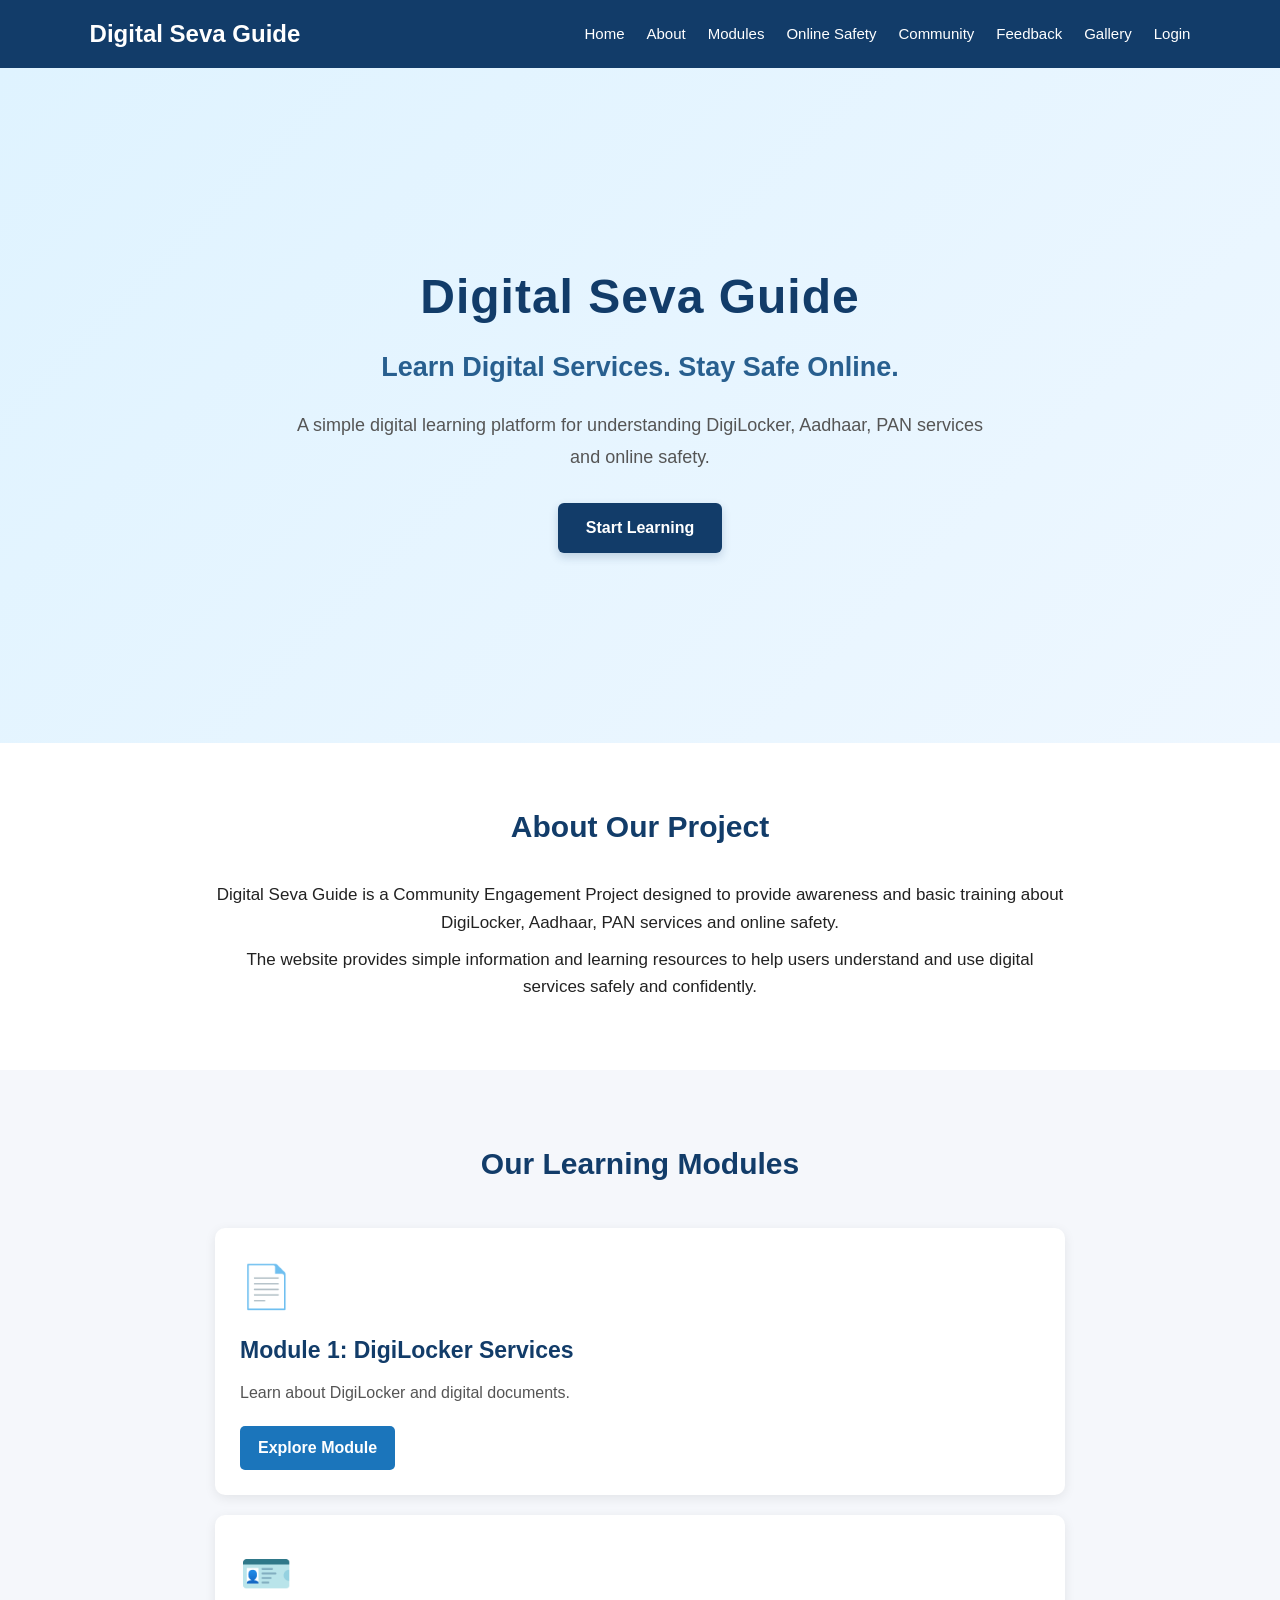
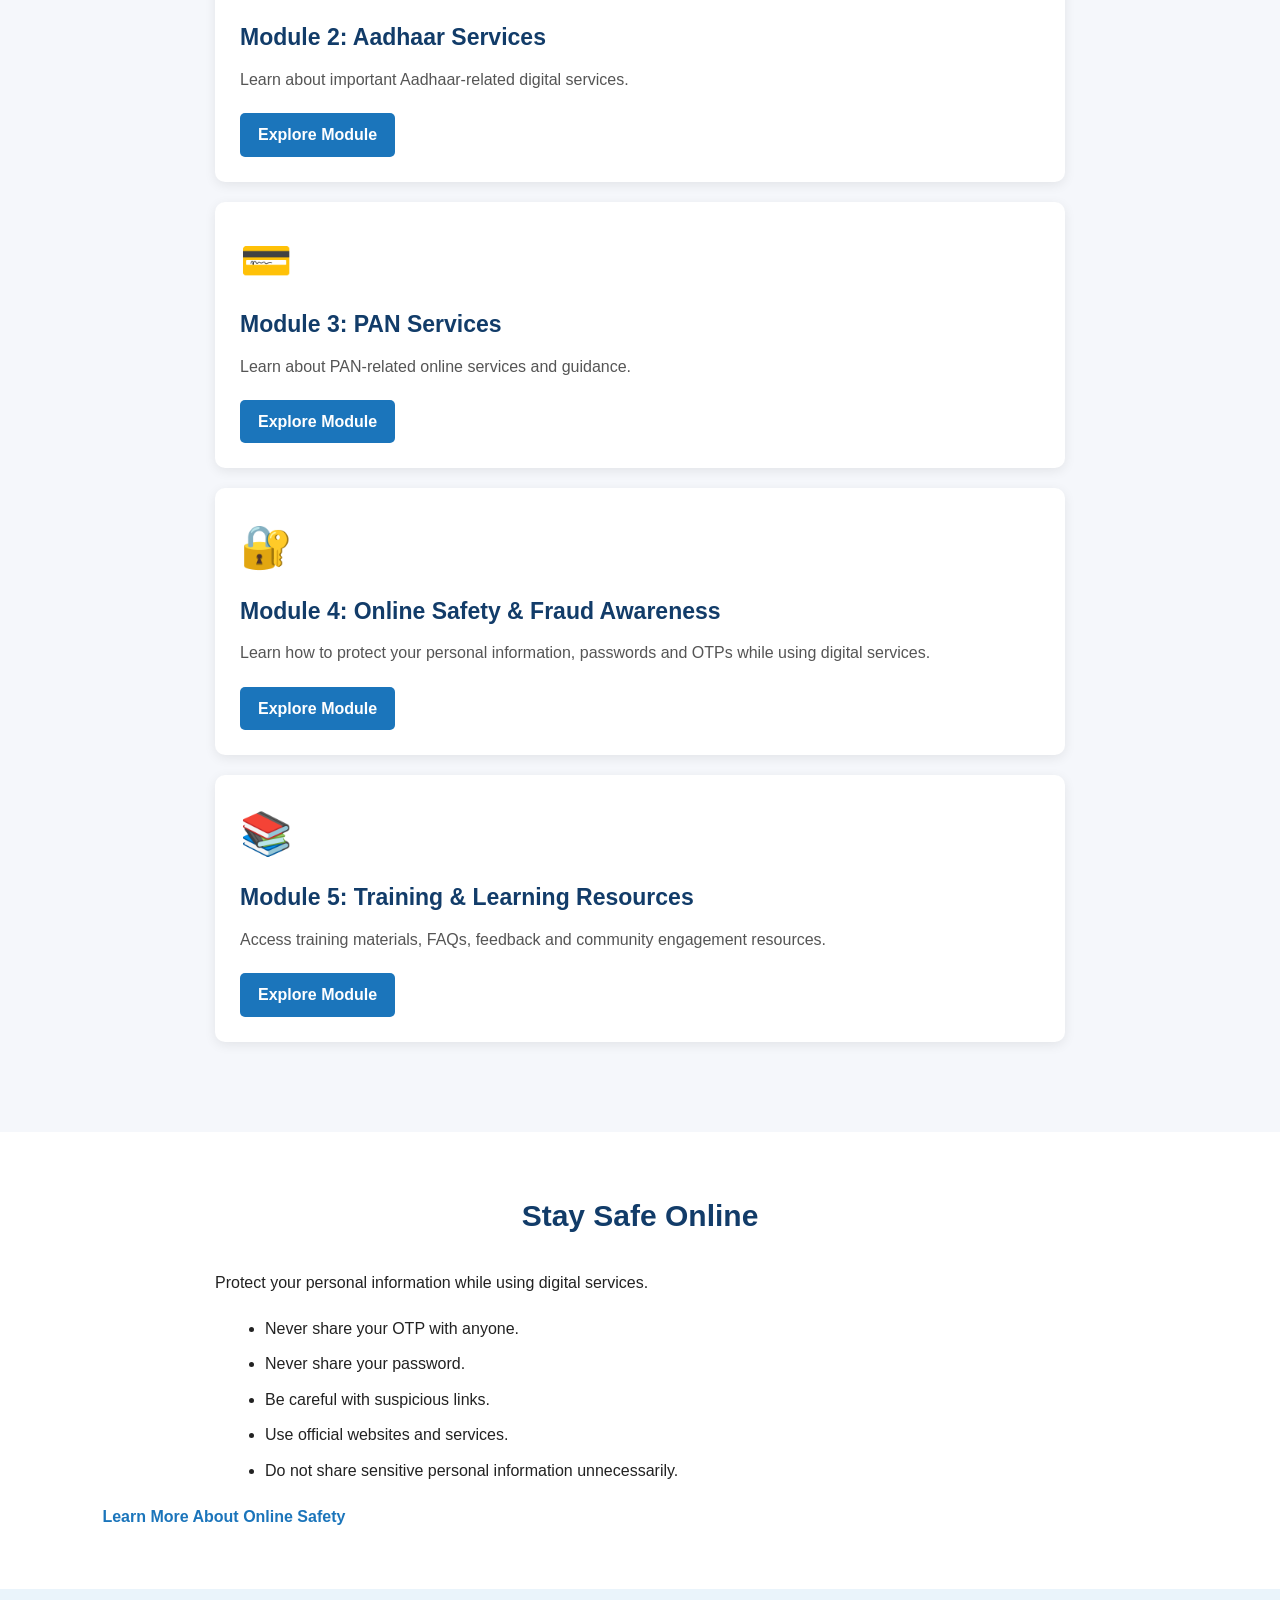
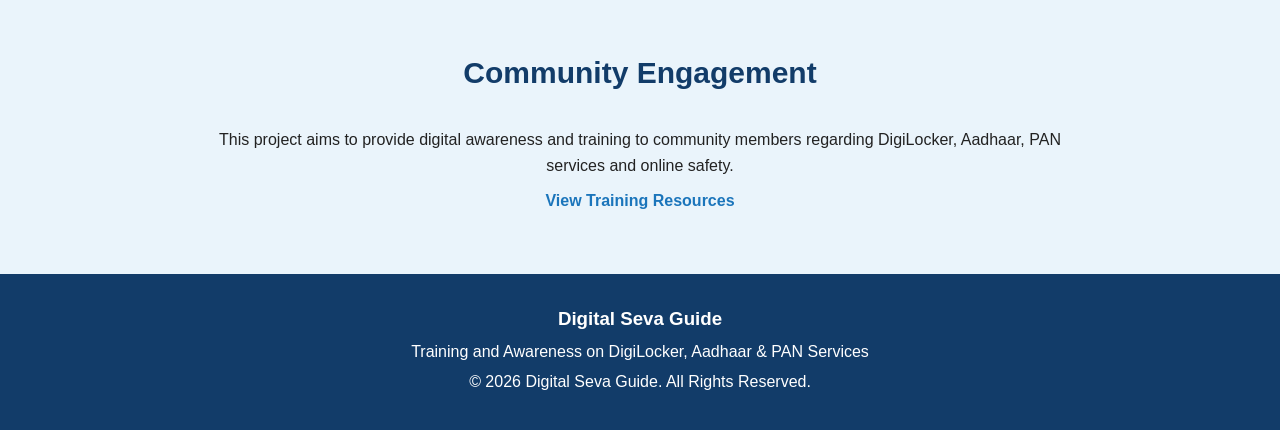
<file: index.html>
<!DOCTYPE html>
<html lang="en">

<head>

    <meta charset="UTF-8">

    <meta name="viewport" content="width=device-width, initial-scale=1.0">

    <title>Digital Seva Guide</title>

    <link rel="stylesheet" href="style.css">

</head>

<body>

    <!-- Navigation Bar -->
    <header>

        <nav>

            <div class="logo">
                Digital Seva Guide
            </div>
<ul>

    <li>
        <a href="index.html">Home</a>
    </li>

    <li>
        <a href="#about">About</a>
    </li>

    <li>
        <a href="#modules">Modules</a>
    </li>

    <li>
        <a href="#safety">Online Safety</a>
    </li>

    <li>
        <a href="#community">Community</a>
    </li>

    <li>
        <a href="feedback.html">Feedback</a>
    </li>

    <li>
        <a href="gallery.html">Gallery</a>
    </li>

    <li>
        <a href="login.html">Login</a>
    </li>

</ul>
        </nav>

    </header>


    <!-- Home / Hero Section -->

    <section id="home">

        <h1>
            Digital Seva Guide
        </h1>

        <h2>
            Learn Digital Services. Stay Safe Online.
        </h2>

        <p>
            A simple digital learning platform for understanding
            DigiLocker, Aadhaar, PAN services and online safety.
        </p>

        <a href="#modules">
            Start Learning
        </a>

    </section>


    <!-- About Section -->

    <section id="about">

        <h2>
            About Our Project
        </h2>

        <p>
            Digital Seva Guide is a Community Engagement Project
            designed to provide awareness and basic training about
            DigiLocker, Aadhaar, PAN services and online safety.
        </p>

        <p>
            The website provides simple information and learning
            resources to help users understand and use digital
            services safely and confidently.
        </p>

    </section>


    <!-- Modules Section -->

    <section id="modules" class="modules-section">

        <h2>
            Our Learning Modules
        </h2>

        <!-- Module 1 -->

        <div class="module-card">

            <div class="module-icon">📄</div>

            <h3>
                Module 1: DigiLocker Services
            </h3>

            <p>
                Learn about DigiLocker and digital documents.
            </p>

            <a href="modules/digilocker.html">
                Explore Module
            </a>

        </div>


        <!-- Module 2 -->

        <div class="module-card">

            <div class="module-icon">🪪</div>

            <h3>
                Module 2: Aadhaar Services
            </h3>

            <p>
                Learn about important Aadhaar-related digital services.
            </p>

            <a href="modules/aadhaar.html">
                Explore Module
            </a>

        </div>


        <!-- Module 3 -->

        <div class="module-card">

            <div class="module-icon">💳</div>

            <h3>
                Module 3: PAN Services
            </h3>

            <p>
                Learn about PAN-related online services and guidance.
            </p>

            <a href="modules/pan.html">
                Explore Module
            </a>

        </div>


        <!-- Module 4 -->

        <div class="module-card">

            <div class="module-icon">🔐</div>

            <h3>
                Module 4: Online Safety & Fraud Awareness
            </h3>

            <p>
                Learn how to protect your personal information,
                passwords and OTPs while using digital services.
            </p>

            <a href="modules/safety.html">
                Explore Module
            </a>

        </div>


        <!-- Module 5 -->

        <div class="module-card">

            <div class="module-icon">📚</div>

            <h3>
                Module 5: Training & Learning Resources
            </h3>

            <p>
                Access training materials, FAQs, feedback and
                community engagement resources.
            </p>

            <a href="modules/training.html">
                Explore Module
            </a>

        </div>

    </section>


    <!-- Online Safety Section -->

    <section id="safety">

        <h2>
            Stay Safe Online
        </h2>

        <p>
            Protect your personal information while using digital services.
        </p>

        <ul>

            <li>Never share your OTP with anyone.</li>

            <li>Never share your password.</li>

            <li>Be careful with suspicious links.</li>

            <li>Use official websites and services.</li>

            <li>Do not share sensitive personal information unnecessarily.</li>

        </ul>

        <a href="modules/safety.html">
            Learn More About Online Safety
        </a>

    </section>


    <!-- Community Section -->

    <section id="community">

        <h2>
            Community Engagement
        </h2>

        <p>
            This project aims to provide digital awareness and training
            to community members regarding DigiLocker, Aadhaar, PAN
            services and online safety.
        </p>

        <a href="modules/training.html">
            View Training Resources
        </a>

    </section>


    <!-- Footer -->

    <footer>

        <h3>
            Digital Seva Guide
        </h3>

        <p>
            Training and Awareness on DigiLocker, Aadhaar & PAN Services
        </p>

        <p>
            © 2026 Digital Seva Guide. All Rights Reserved.
        </p>

    </footer>


</body>

</html>
</file>
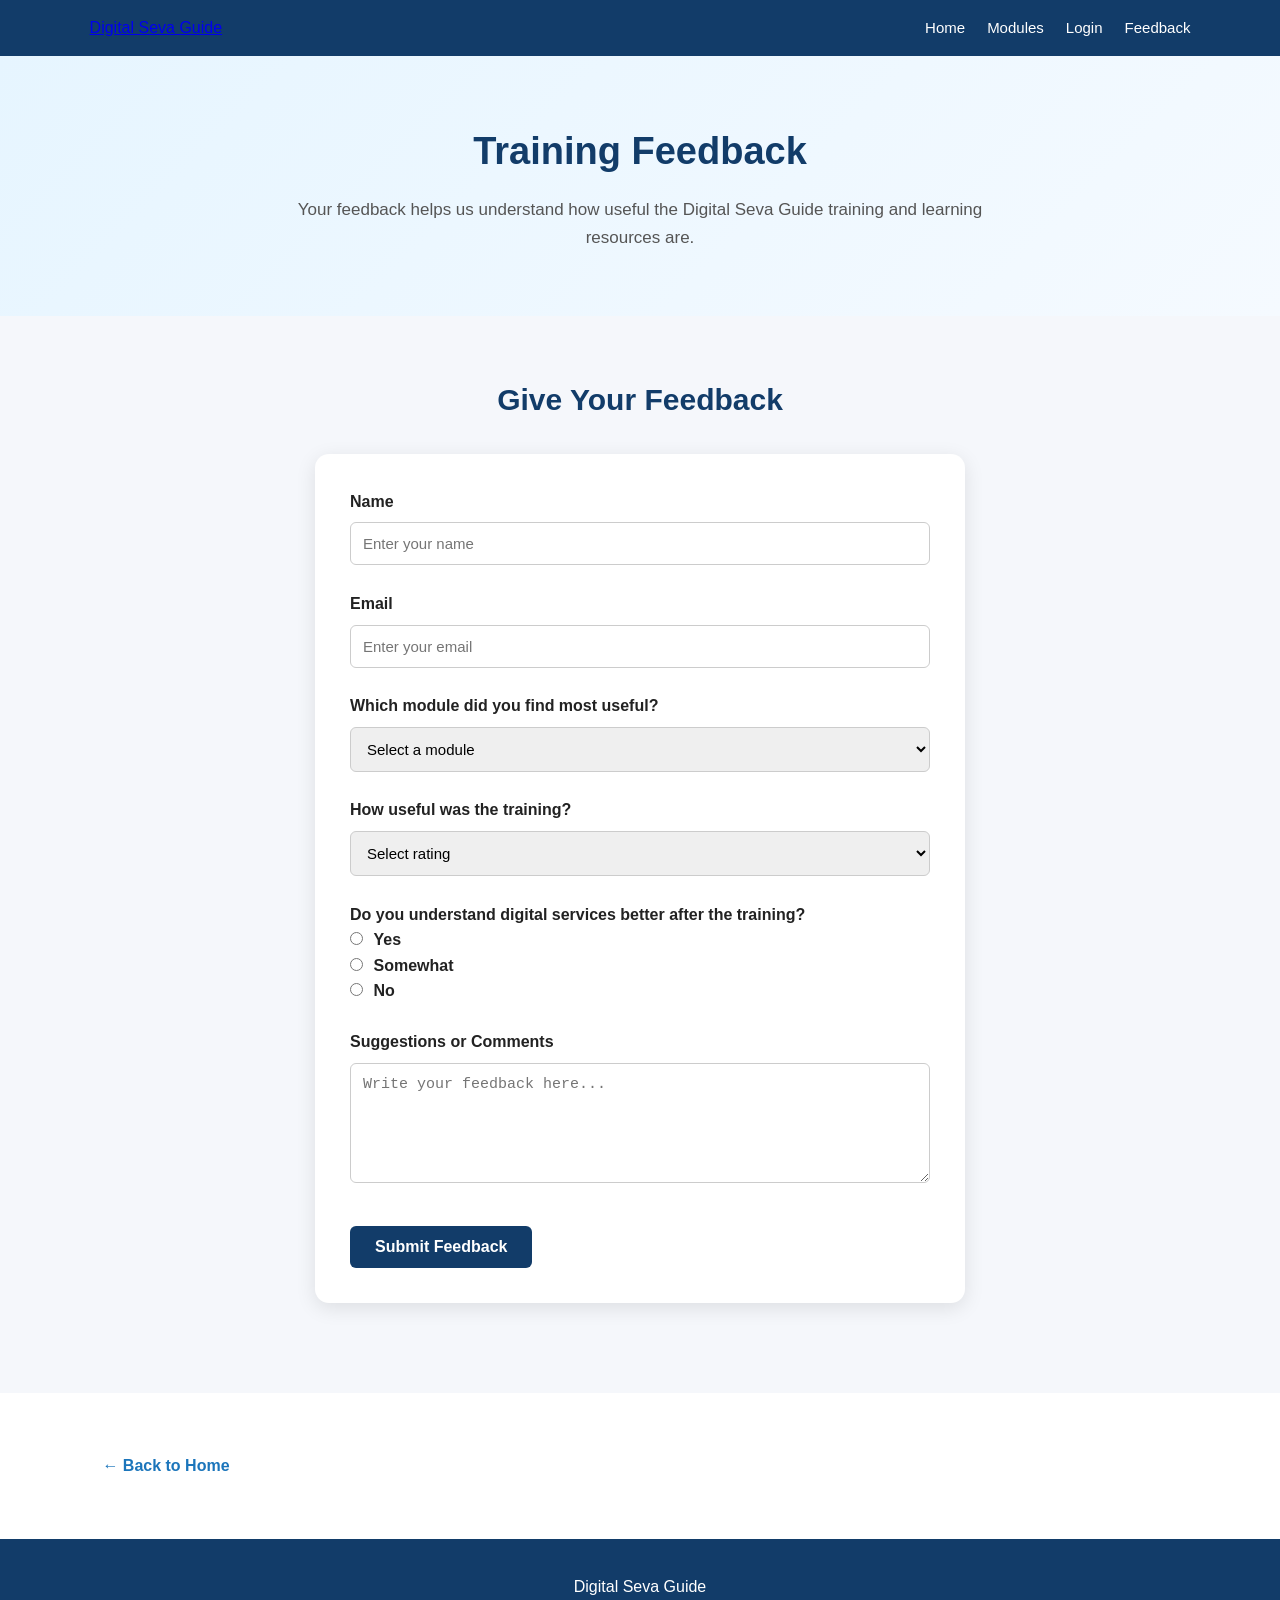
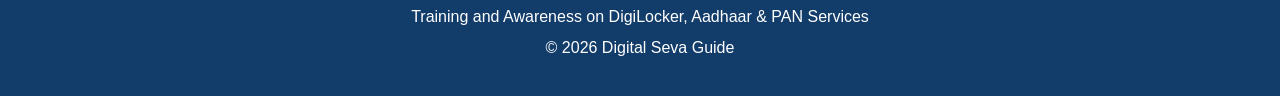
<file: feedback.html>
<!DOCTYPE html>
<html lang="en">

<head>

    <meta charset="UTF-8">

    <meta name="viewport" content="width=device-width, initial-scale=1.0">

    <title>Feedback | Digital Seva Guide</title>

    <link rel="stylesheet" href="style.css">

</head>

<body>

    <!-- Navigation -->

    <header>

        <nav>

            <div>
                <a href="index.html">
                    Digital Seva Guide
                </a>
            </div>

            <ul>

                <li>
                    <a href="index.html">
                        Home
                    </a>
                </li>

                <li>
                    <a href="index.html#modules">
                        Modules
                    </a>
                </li>

                <li>
                    <a href="login.html">
                        Login
                    </a>
                </li>

                <li>
                    <a href="feedback.html">
                        Feedback
                    </a>
                </li>

            </ul>

        </nav>

    </header>


    <!-- Feedback Introduction -->

    <section>

        <h1>
            Training Feedback
        </h1>

        <p>
            Your feedback helps us understand how useful the
            Digital Seva Guide training and learning resources are.
        </p>

    </section>


    <!-- Feedback Form -->

    <section>

        <h2>
            Give Your Feedback
        </h2>

        <form id="feedbackForm">


            <!-- Name -->

            <div>

                <label for="name">
                    Name
                </label>

                <br>

                <input
                    type="text"
                    id="name"
                    name="name"
                    placeholder="Enter your name"
                    required
                >

            </div>


            <br>


            <!-- Email -->

            <div>

                <label for="email">
                    Email
                </label>

                <br>

                <input
                    type="email"
                    id="email"
                    name="email"
                    placeholder="Enter your email"
                >

            </div>


            <br>


            <!-- Module -->

            <div>

                <label for="module">
                    Which module did you find most useful?
                </label>

                <br>

                <select id="module" name="module" required>

                    <option value="">
                        Select a module
                    </option>

                    <option value="DigiLocker">
                        DigiLocker Services
                    </option>

                    <option value="Aadhaar">
                        Aadhaar Services
                    </option>

                    <option value="PAN">
                        PAN Services
                    </option>

                    <option value="Online Safety">
                        Online Safety
                    </option>

                    <option value="Training">
                        Training & Learning Resources
                    </option>

                </select>

            </div>


            <br>


            <!-- Rating -->

            <div>

                <label for="rating">
                    How useful was the training?
                </label>

                <br>

                <select id="rating" name="rating" required>

                    <option value="">
                        Select rating
                    </option>

                    <option value="Excellent">
                        Excellent
                    </option>

                    <option value="Very Good">
                        Very Good
                    </option>

                    <option value="Good">
                        Good
                    </option>

                    <option value="Average">
                        Average
                    </option>

                    <option value="Needs Improvement">
                        Needs Improvement
                    </option>

                </select>

            </div>


            <br>


            <!-- Understanding -->

            <div>

                <label>
                    Do you understand digital services better
                    after the training?
                </label>

                <br>

                <input
                    type="radio"
                    id="yes"
                    name="understanding"
                    value="Yes"
                    required
                >

                <label for="yes">
                    Yes
                </label>

                <br>

                <input
                    type="radio"
                    id="somewhat"
                    name="understanding"
                    value="Somewhat"
                >

                <label for="somewhat">
                    Somewhat
                </label>

                <br>

                <input
                    type="radio"
                    id="no"
                    name="understanding"
                    value="No"
                >

                <label for="no">
                    No
                </label>

            </div>


            <br>


            <!-- Comments -->

            <div>

                <label for="comments">
                    Suggestions or Comments
                </label>

                <br>

                <textarea
                    id="comments"
                    name="comments"
                    rows="5"
                    cols="40"
                    placeholder="Write your feedback here..."
                ></textarea>

            </div>


            <br>


            <!-- Submit -->

            <button type="submit">
                Submit Feedback
            </button>


        </form>


        <!-- Message -->

        <p id="feedbackMessage"></p>

    </section>


    <!-- Back to Home -->

    <section>

        <a href="index.html">
            ← Back to Home
        </a>

    </section>


    <!-- Footer -->

    <footer>

        <p>
            Digital Seva Guide
        </p>

        <p>
            Training and Awareness on DigiLocker, Aadhaar & PAN Services
        </p>

        <p>
            © 2026 Digital Seva Guide
        </p>

    </footer>


    <!-- JavaScript -->

    <script>

        const feedbackForm =
            document.getElementById("feedbackForm");

        const feedbackMessage =
            document.getElementById("feedbackMessage");


        feedbackForm.addEventListener("submit", function(event) {

            event.preventDefault();


            feedbackMessage.textContent =
                "Thank you! Your feedback has been submitted successfully.";

            feedbackMessage.style.color = "green";


            feedbackForm.reset();

        });

    </script>


</body>

</html>
</file>
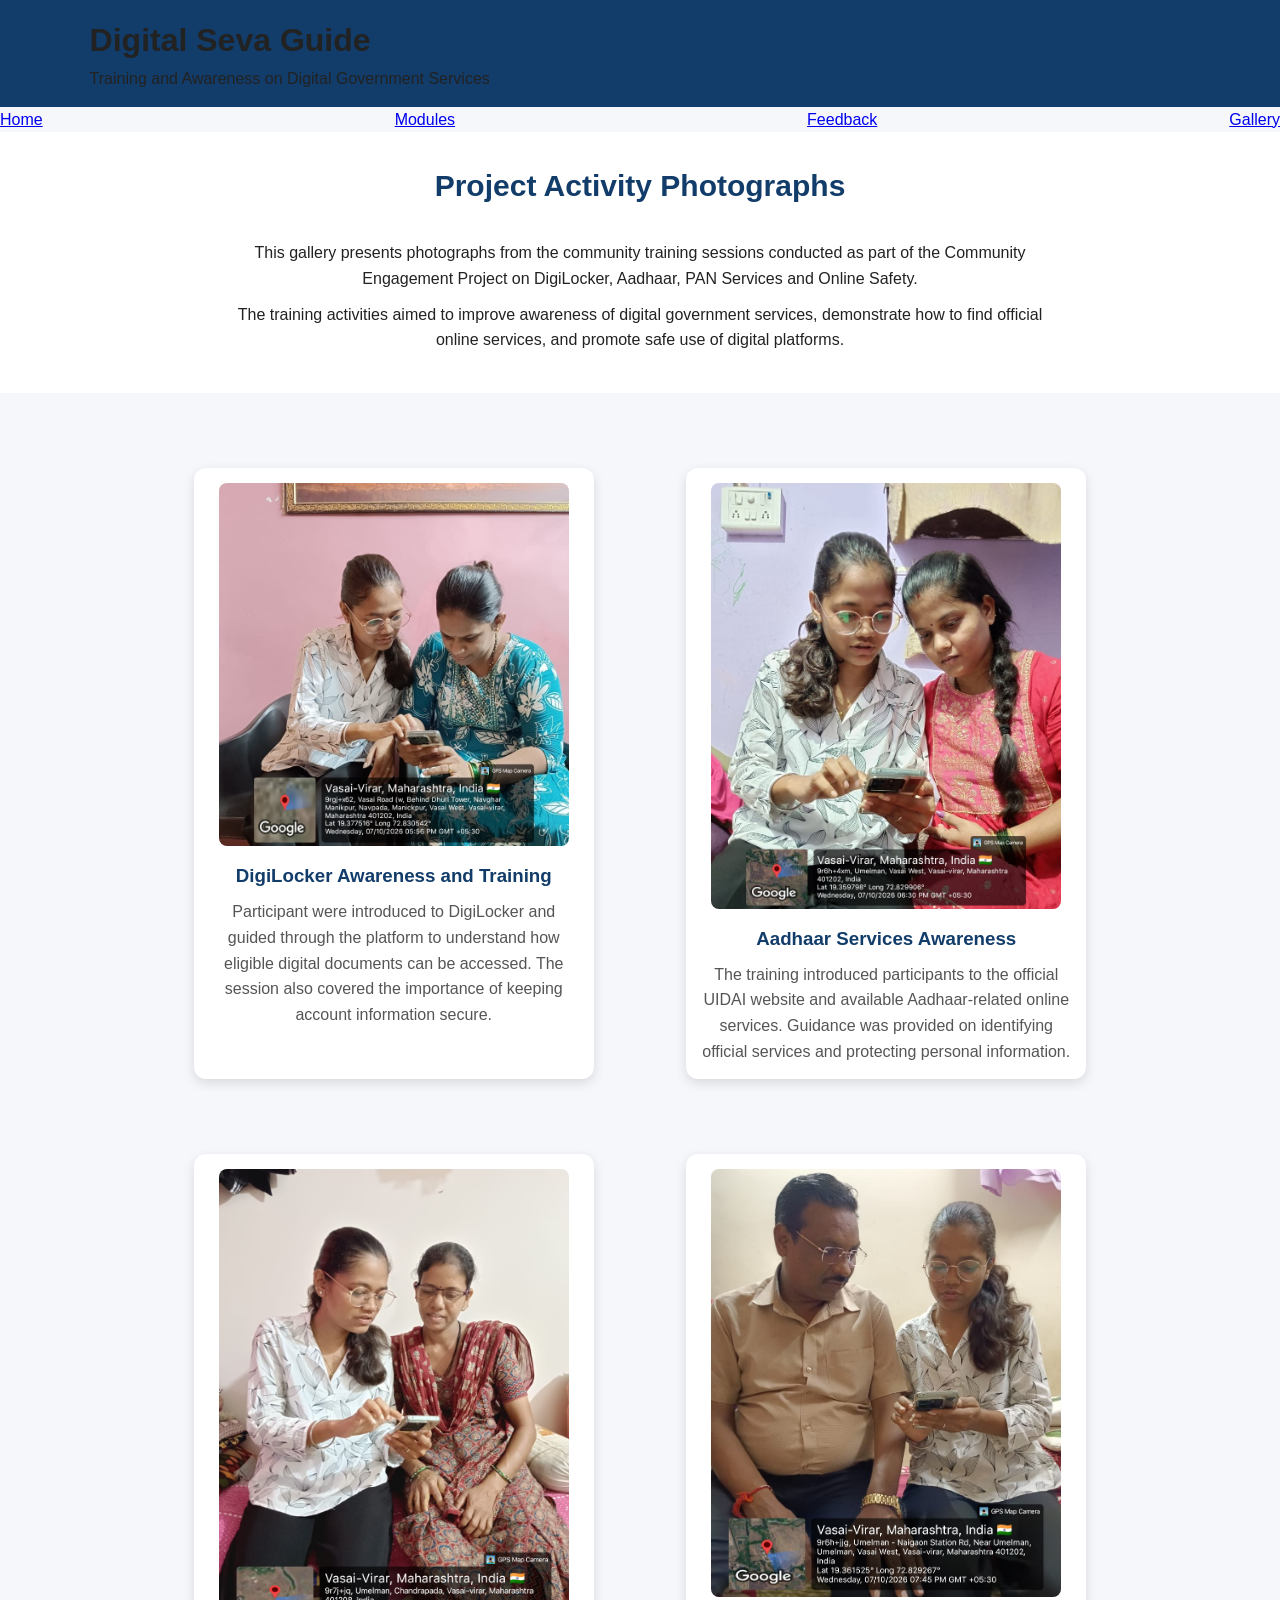
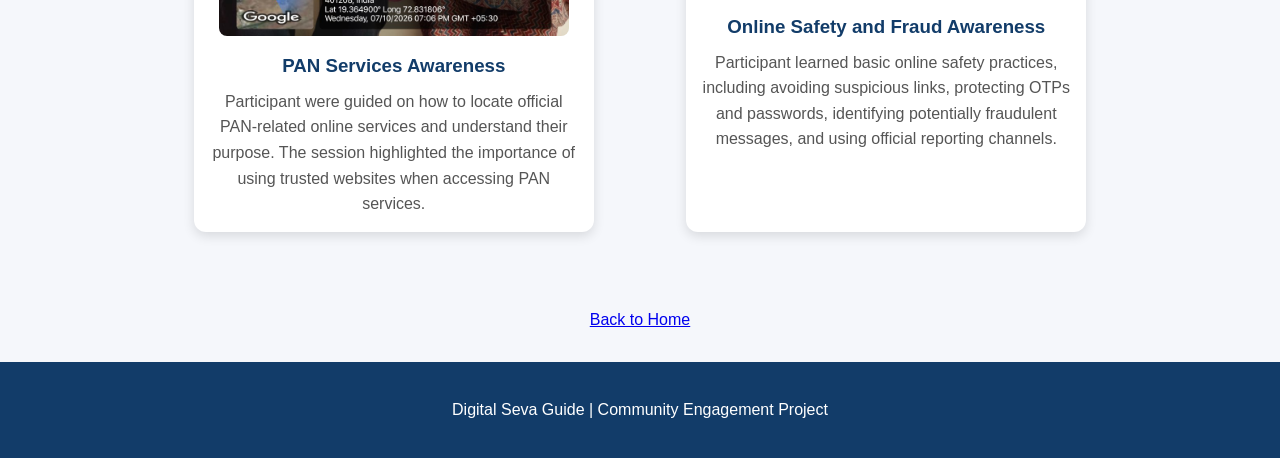
<file: gallery.html>
<!DOCTYPE html>
<html lang="en">
<head>
    <meta charset="UTF-8">
    <meta name="viewport" content="width=device-width, initial-scale=1.0">
    <title>Project Activity Gallery | Digital Seva Guide</title>

    <link rel="stylesheet" href="style.css">

    <style>
        .gallery-intro {
            text-align: center;
            padding: 30px 20px;
        }

        
.gallery-container {
    display: grid;
    grid-template-columns: repeat(2, minmax(0, 1fr));
    gap: 25px;
    max-width: 1000px;
    margin: 30px auto;
    padding: 20px;
}

.gallery-card {
    width: 100%;
    box-sizing: border-box;
    padding: 15px;
    border-radius: 12px;
    background: #ffffff;
    box-shadow: 0 4px 12px rgba(0, 0, 0, 0.12);
    text-align: center;
    overflow: visible;
}

.gallery-card img {
    display: block;
    width: 100%;
    height: auto;
    max-height: none;
    object-fit: contain;
    margin: 0 auto 15px;
    border-radius: 8px;
}

@media (max-width: 650px) {
    .gallery-container {
        grid-template-columns: 1fr;
    }
}
        .gallery-card h3 {
            margin-top: 15px;
        }

        .gallery-card p {
            line-height: 1.6;
        }

        .back-home {
            text-align: center;
            margin: 30px;
        }
    </style>
</head>

<body>

    <header>
        <h1>Digital Seva Guide</h1>
        <p>Training and Awareness on Digital Government Services</p>
    </header>

    <nav>
        <a href="index.html">Home</a>
        <a href="index.html#modules">Modules</a>
        <a href="feedback.html">Feedback</a>
        <a href="gallery.html">Gallery</a>
    </nav>

    <section class="gallery-intro">
        <h2>Project Activity Photographs</h2>

        <p>
            This gallery presents photographs from the community training
            sessions conducted as part of the Community Engagement Project
            on DigiLocker, Aadhaar, PAN Services and Online Safety.
        </p>

        <p>
            The training activities aimed to improve awareness of digital
            government services, demonstrate how to find official online
            services, and promote safe use of digital platforms.
        </p>
    </section>

    <main class="gallery-container">

        <!-- DigiLocker Training -->
        <div class="gallery-card">
            <img src="images/digilocker-training.jpg.jpeg"
                 alt="DigiLocker training session">

            <h3>DigiLocker Awareness and Training</h3>

            <p>
                Participant were introduced to DigiLocker and guided
                through the platform to understand how eligible digital
                documents can be accessed. The session also covered
                the importance of keeping account information secure.
            </p>
        </div>

        <!-- Aadhaar Training -->
        <div class="gallery-card">
            <img src="images/aadhaar-training.jpg.jpeg"
                 alt="Aadhaar services training session">

            <h3>Aadhaar Services Awareness</h3>

            <p>
                The training introduced participants to the official
                UIDAI website and available Aadhaar-related online
                services. Guidance was provided on identifying official
                services and protecting personal information.
            </p>
        </div>

        <!-- PAN Training -->
        <div class="gallery-card">
            <img src="images/pan-training.jpg.jpeg"
                 alt="PAN services training session">

            <h3>PAN Services Awareness</h3>

            <p>
                Participant were guided on how to locate official
                PAN-related online services and understand their purpose.
                The session highlighted the importance of using trusted
                websites when accessing PAN services.
            </p>
        </div>

        <!-- Online Safety Training -->
        <div class="gallery-card">
            <img src="images/online-safety-training.jpg.jpeg"
                 alt="Online safety awareness training session">

            <h3>Online Safety and Fraud Awareness</h3>

            <p>
                Participant learned basic online safety practices,
                including avoiding suspicious links, protecting OTPs
                and passwords, identifying potentially fraudulent
                messages, and using official reporting channels.
            </p>
        </div>

    </main>

    <div class="back-home">
        <a href="index.html">Back to Home</a>
    </div>

    <footer>
        <p>
            Digital Seva Guide | Community Engagement Project
        </p>
    </footer>

</body>
</html>
</file>
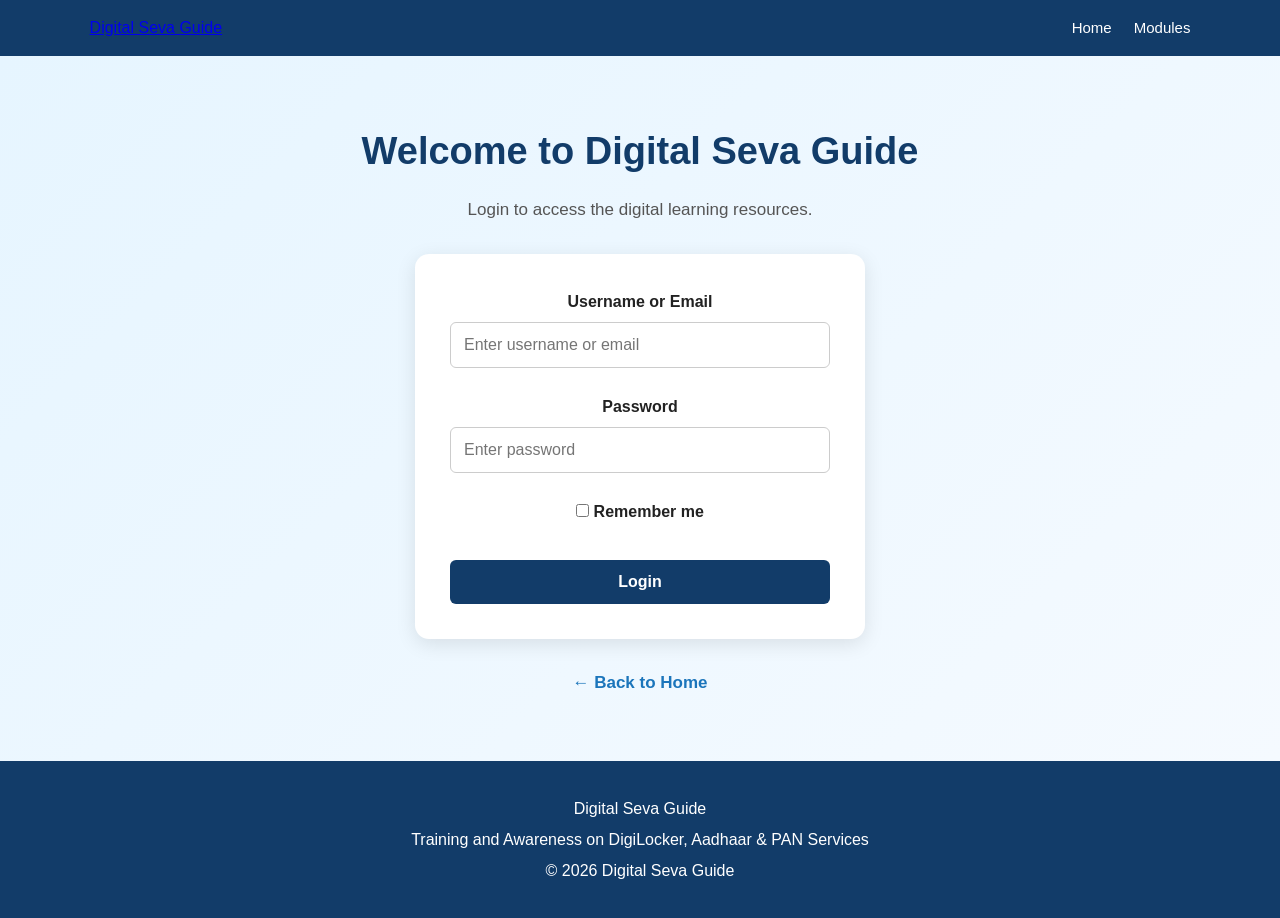
<file: login.html>
<!DOCTYPE html>
<html lang="en">

<head>

    <meta charset="UTF-8">

    <meta name="viewport" content="width=device-width, initial-scale=1.0">

    <title>Login | Digital Seva Guide</title>

    <link rel="stylesheet" href="style.css">

</head>

<body>

    <!-- Header -->

    <header>

        <nav>

            <div>
                <a href="index.html">
                    Digital Seva Guide
                </a>
            </div>

            <ul>

                <li>
                    <a href="index.html">
                        Home
                    </a>
                </li>

                <li>
                    <a href="index.html#modules">
                        Modules
                    </a>
                </li>

            </ul>

        </nav>

    </header>


    <!-- Login Section -->

    <section>

    <h1>
        Welcome to Digital Seva Guide
    </h1>

    <p>
        Login to access the digital learning resources.
    </p>


        <form id="loginForm">

            <div>

                <label for="username">
                    Username or Email
                </label>

                <br>

                <input
                    type="text"
                    id="username"
                    name="username"
                    placeholder="Enter username or email"
                    required
                >

            </div>


            <br>


            <div>

                <label for="password">
                    Password
                </label>

                <br>

                <input
                    type="password"
                    id="password"
                    name="password"
                    placeholder="Enter password"
                    required
                >

            </div>


            <br>


            <div>

                <input
                    type="checkbox"
                    id="remember"
                    name="remember"
                >

                <label for="remember">
                    Remember me
                </label>

            </div>


            <br>


            <button type="submit">
                Login
            </button>

        </form>


        <p id="loginMessage"></p>


        <p>
            <a href="index.html">
                ← Back to Home
            </a>
        </p>

    </section>


    <!-- Footer -->

    <footer>

        <p>
            Digital Seva Guide
        </p>

        <p>
            Training and Awareness on DigiLocker, Aadhaar & PAN Services
        </p>

        <p>
            © 2026 Digital Seva Guide
        </p>

    </footer>


    <!-- JavaScript -->

    <script>

        const loginForm = document.getElementById("loginForm");

        const loginMessage = document.getElementById("loginMessage");


        loginForm.addEventListener("submit", function(event) {

            event.preventDefault();


            const username =
                document.getElementById("username").value;

            const password =
                document.getElementById("password").value;


            if (username !== "" && password !== "") {

                loginMessage.textContent =
                    "Login successful!";

                loginMessage.style.color = "green";

            }

            else {

                loginMessage.textContent =
                    "Please enter username and password.";

                loginMessage.style.color = "red";

            }

        });

    </script>


</body>

</html>
</file>
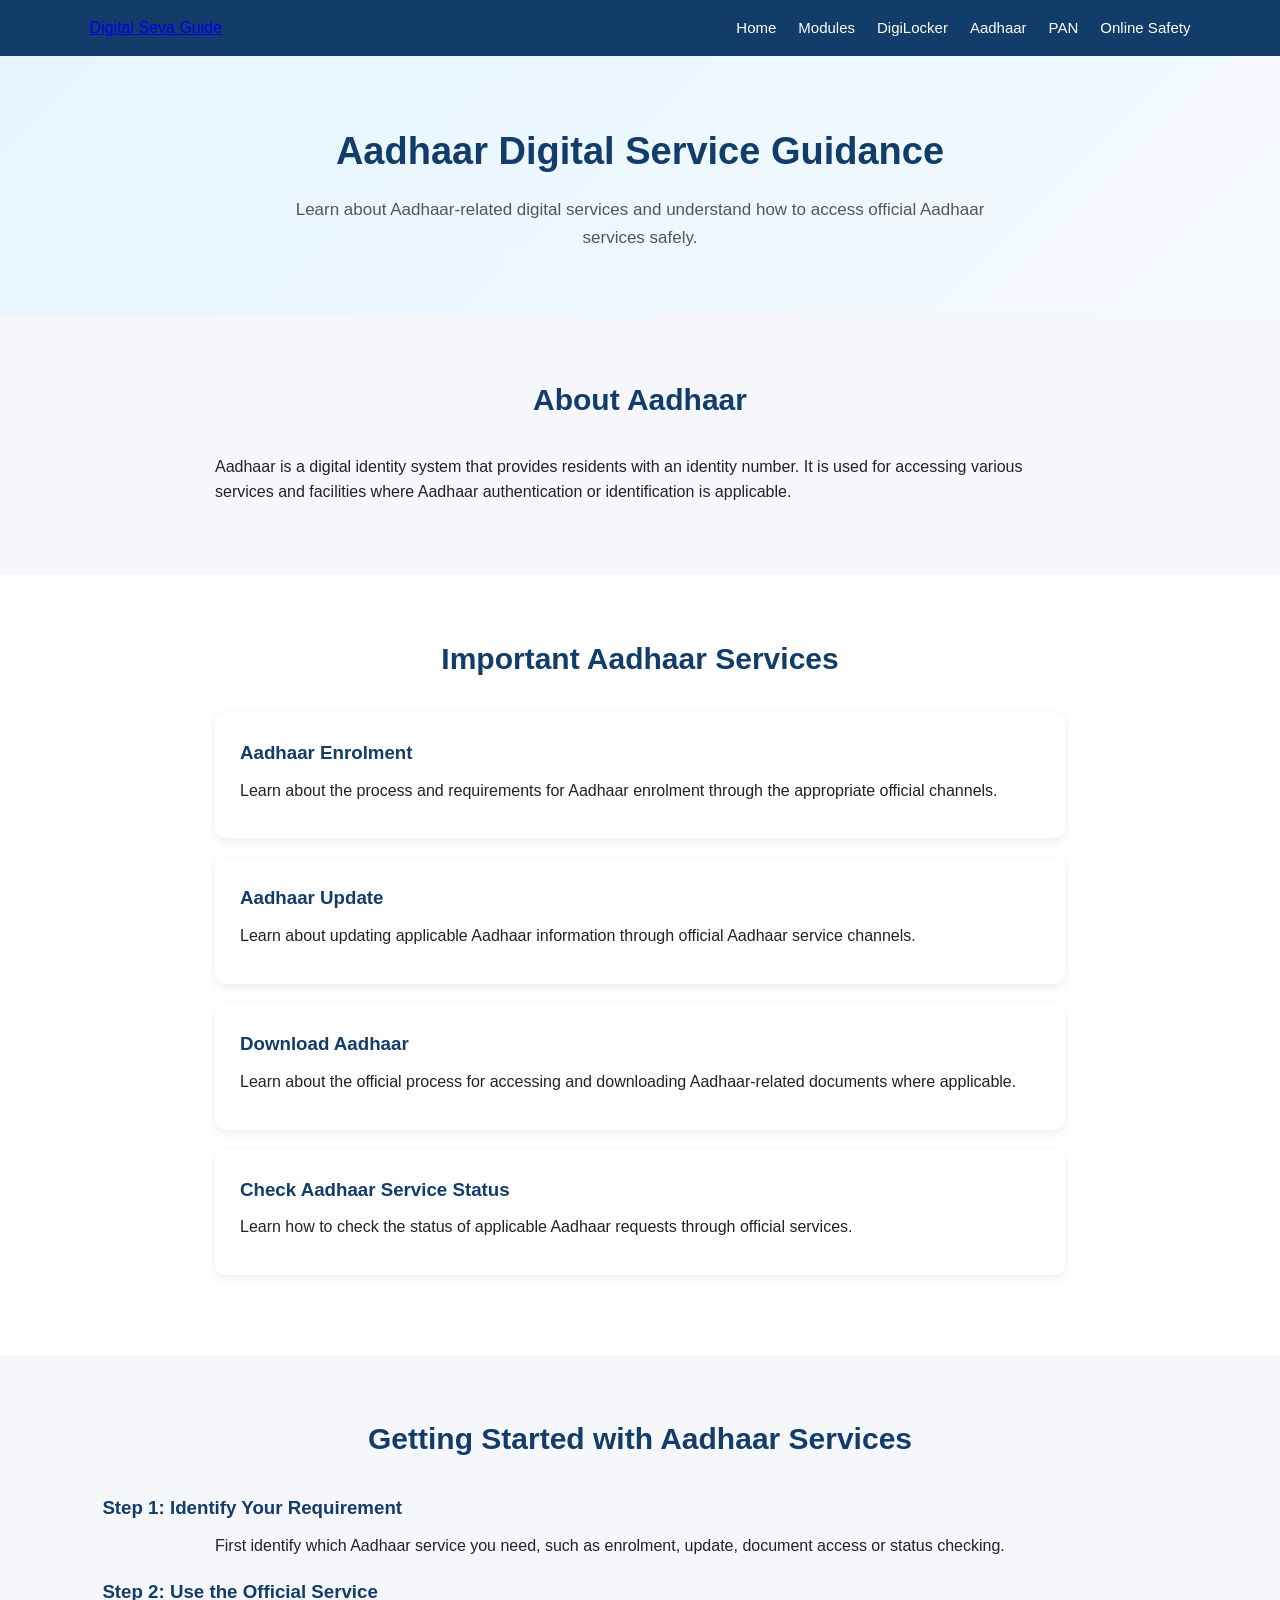
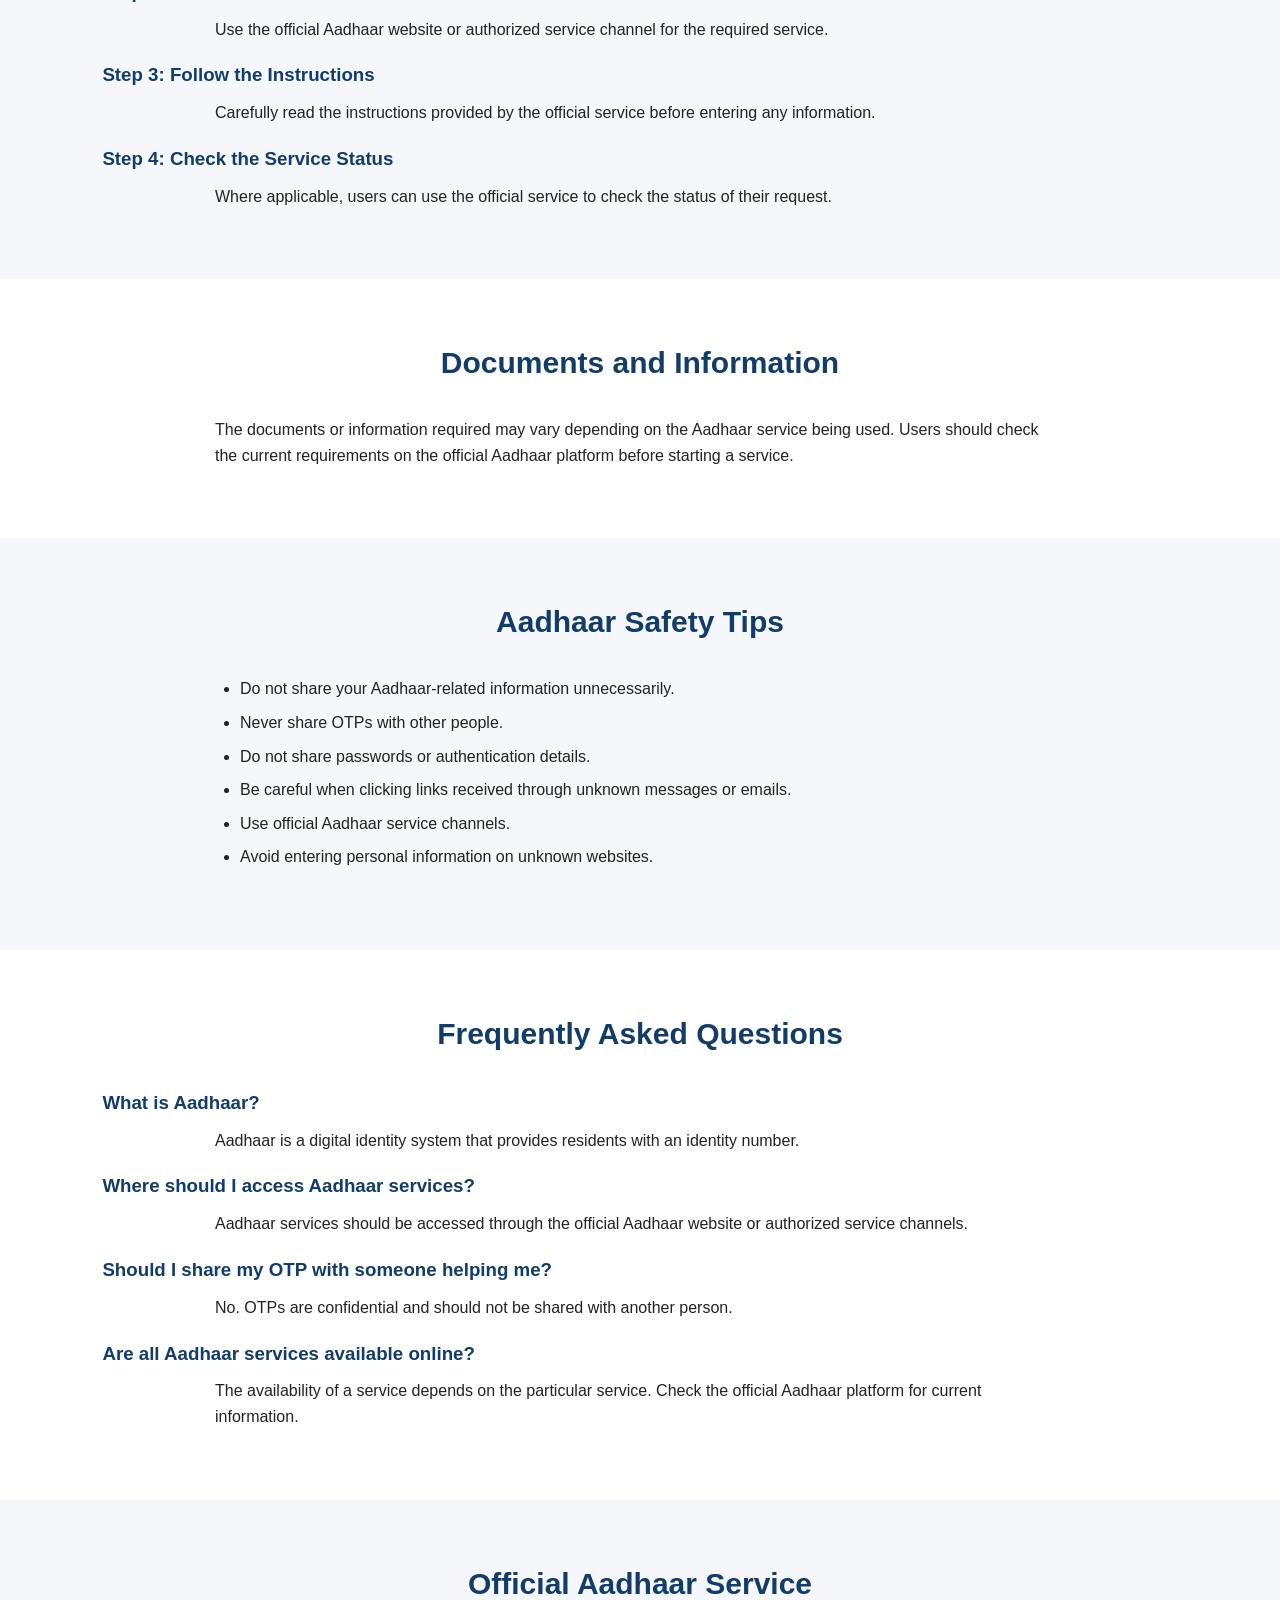
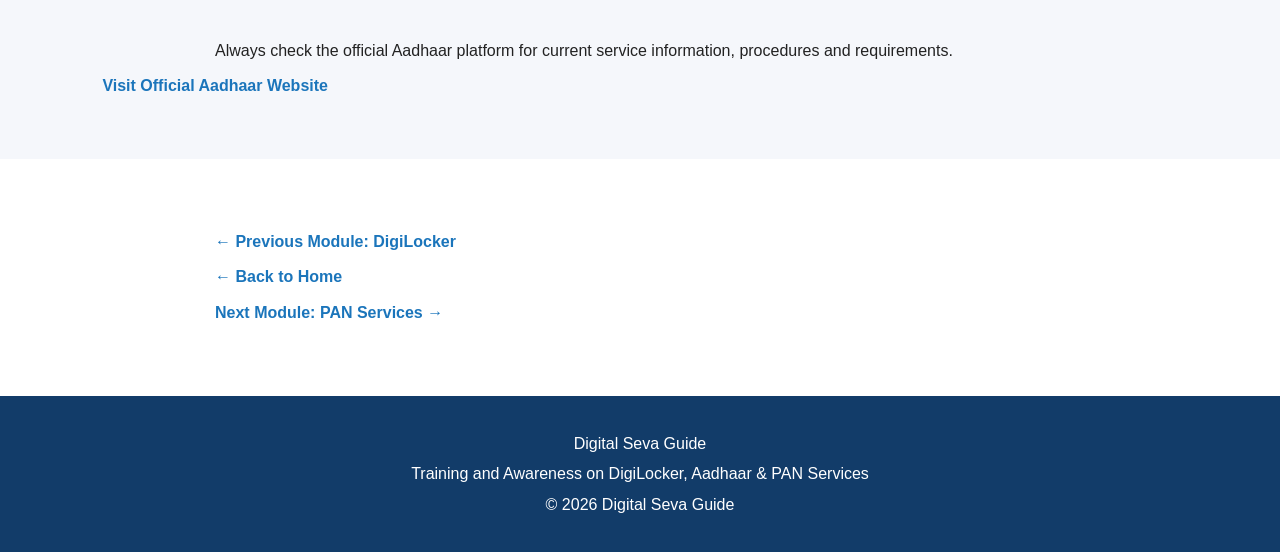
<file: modules/aadhaar.html>
<!DOCTYPE html>
<html lang="en">

<head>

    <meta charset="UTF-8">

    <meta name="viewport" content="width=device-width, initial-scale=1.0">

    <title>Aadhaar Services | Digital Seva Guide</title>

    <link rel="stylesheet" href="../style.css">

</head>

<body>

    <!-- Navigation -->

    <header>

        <nav>

            <div>
                <a href="../index.html">
                    Digital Seva Guide
                </a>
            </div>

            <ul>

                <li>
                    <a href="../index.html">
                        Home
                    </a>
                </li>

                <li>
                    <a href="../index.html#modules">
                        Modules
                    </a>
                </li>

                <li>
                    <a href="digilocker.html">
                        DigiLocker
                    </a>
                </li>

                <li>
                    <a href="aadhaar.html">
                        Aadhaar
                    </a>
                </li>

                <li>
                    <a href="pan.html">
                        PAN
                    </a>
                </li>

                <li>
                    <a href="safety.html">
                        Online Safety
                    </a>
                </li>

            </ul>

        </nav>

    </header>


    <!-- Introduction -->

    <section>

        <h1>
            Aadhaar Digital Service Guidance
        </h1>

        <p>
            Learn about Aadhaar-related digital services and understand
            how to access official Aadhaar services safely.
        </p>

    </section>


    <!-- About Aadhaar -->

    <section>

        <h2>
            About Aadhaar
        </h2>

        <p>
            Aadhaar is a digital identity system that provides residents
            with an identity number. It is used for accessing various
            services and facilities where Aadhaar authentication or
            identification is applicable.
        </p>

    </section>


    <!-- Aadhaar Services -->

    <section>

        <h2>
            Important Aadhaar Services
        </h2>

        <div>

            <h3>
                Aadhaar Enrolment
            </h3>

            <p>
                Learn about the process and requirements for Aadhaar
                enrolment through the appropriate official channels.
            </p>

        </div>


        <div>

            <h3>
                Aadhaar Update
            </h3>

            <p>
                Learn about updating applicable Aadhaar information
                through official Aadhaar service channels.
            </p>

        </div>


        <div>

            <h3>
                Download Aadhaar
            </h3>

            <p>
                Learn about the official process for accessing and
                downloading Aadhaar-related documents where applicable.
            </p>

        </div>


        <div>

            <h3>
                Check Aadhaar Service Status
            </h3>

            <p>
                Learn how to check the status of applicable Aadhaar
                requests through official services.
            </p>

        </div>

    </section>


    <!-- Getting Started -->

    <section>

        <h2>
            Getting Started with Aadhaar Services
        </h2>


        <h3>
            Step 1: Identify Your Requirement
        </h3>

        <p>
            First identify which Aadhaar service you need, such as
            enrolment, update, document access or status checking.
        </p>


        <h3>
            Step 2: Use the Official Service
        </h3>

        <p>
            Use the official Aadhaar website or authorized service
            channel for the required service.
        </p>


        <h3>
            Step 3: Follow the Instructions
        </h3>

        <p>
            Carefully read the instructions provided by the official
            service before entering any information.
        </p>


        <h3>
            Step 4: Check the Service Status
        </h3>

        <p>
            Where applicable, users can use the official service to
            check the status of their request.
        </p>

    </section>


    <!-- Documents -->

    <section>

        <h2>
            Documents and Information
        </h2>

        <p>
            The documents or information required may vary depending
            on the Aadhaar service being used. Users should check the
            current requirements on the official Aadhaar platform
            before starting a service.
        </p>

    </section>


    <!-- Safety Tips -->

    <section>

        <h2>
            Aadhaar Safety Tips
        </h2>

        <ul>

            <li>
                Do not share your Aadhaar-related information unnecessarily.
            </li>

            <li>
                Never share OTPs with other people.
            </li>

            <li>
                Do not share passwords or authentication details.
            </li>

            <li>
                Be careful when clicking links received through
                unknown messages or emails.
            </li>

            <li>
                Use official Aadhaar service channels.
            </li>

            <li>
                Avoid entering personal information on unknown websites.
            </li>

        </ul>

    </section>


    <!-- FAQ -->

    <section>

        <h2>
            Frequently Asked Questions
        </h2>


        <h3>
            What is Aadhaar?
        </h3>

        <p>
            Aadhaar is a digital identity system that provides residents
            with an identity number.
        </p>


        <h3>
            Where should I access Aadhaar services?
        </h3>

        <p>
            Aadhaar services should be accessed through the official
            Aadhaar website or authorized service channels.
        </p>


        <h3>
            Should I share my OTP with someone helping me?
        </h3>

        <p>
            No. OTPs are confidential and should not be shared with
            another person.
        </p>


        <h3>
            Are all Aadhaar services available online?
        </h3>

        <p>
            The availability of a service depends on the particular
            service. Check the official Aadhaar platform for current
            information.
        </p>

    </section>


    <!-- Official Website -->

    <section>

        <h2>
            Official Aadhaar Service
        </h2>

        <p>
            Always check the official Aadhaar platform for current
            service information, procedures and requirements.
        </p>

        <a href="https://uidai.gov.in/"
           target="_blank"
           rel="noopener noreferrer">

            Visit Official Aadhaar Website

        </a>

    </section>


    <!-- Navigation -->

    <section>

        <p>
            <a href="digilocker.html">
                ← Previous Module: DigiLocker
            </a>
        </p>

        <p>
            <a href="../index.html">
                ← Back to Home
            </a>
        </p>

        <p>
            <a href="pan.html">
                Next Module: PAN Services →
            </a>
        </p>

    </section>


    <!-- Footer -->

    <footer>

        <p>
            Digital Seva Guide
        </p>

        <p>
            Training and Awareness on DigiLocker, Aadhaar & PAN Services
        </p>

        <p>
            © 2026 Digital Seva Guide
        </p>

    </footer>


</body>

</html>
</file>
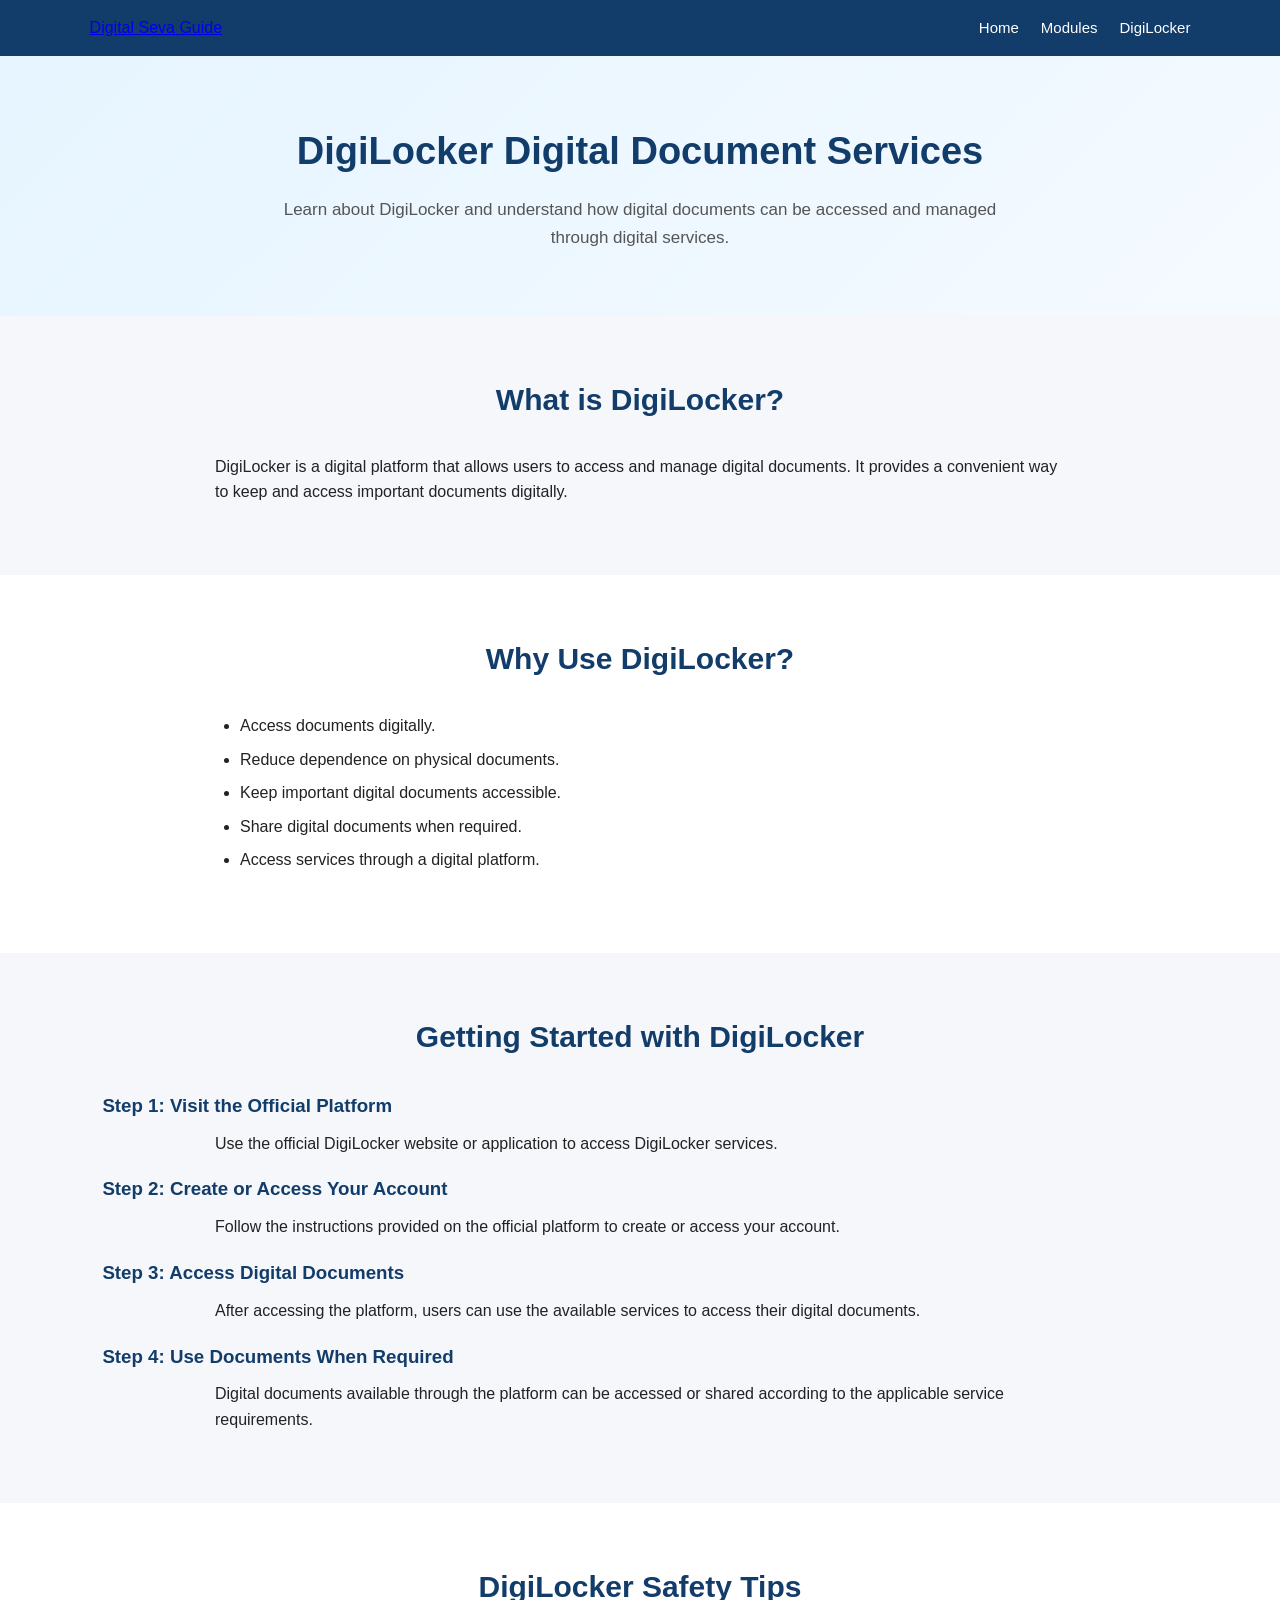
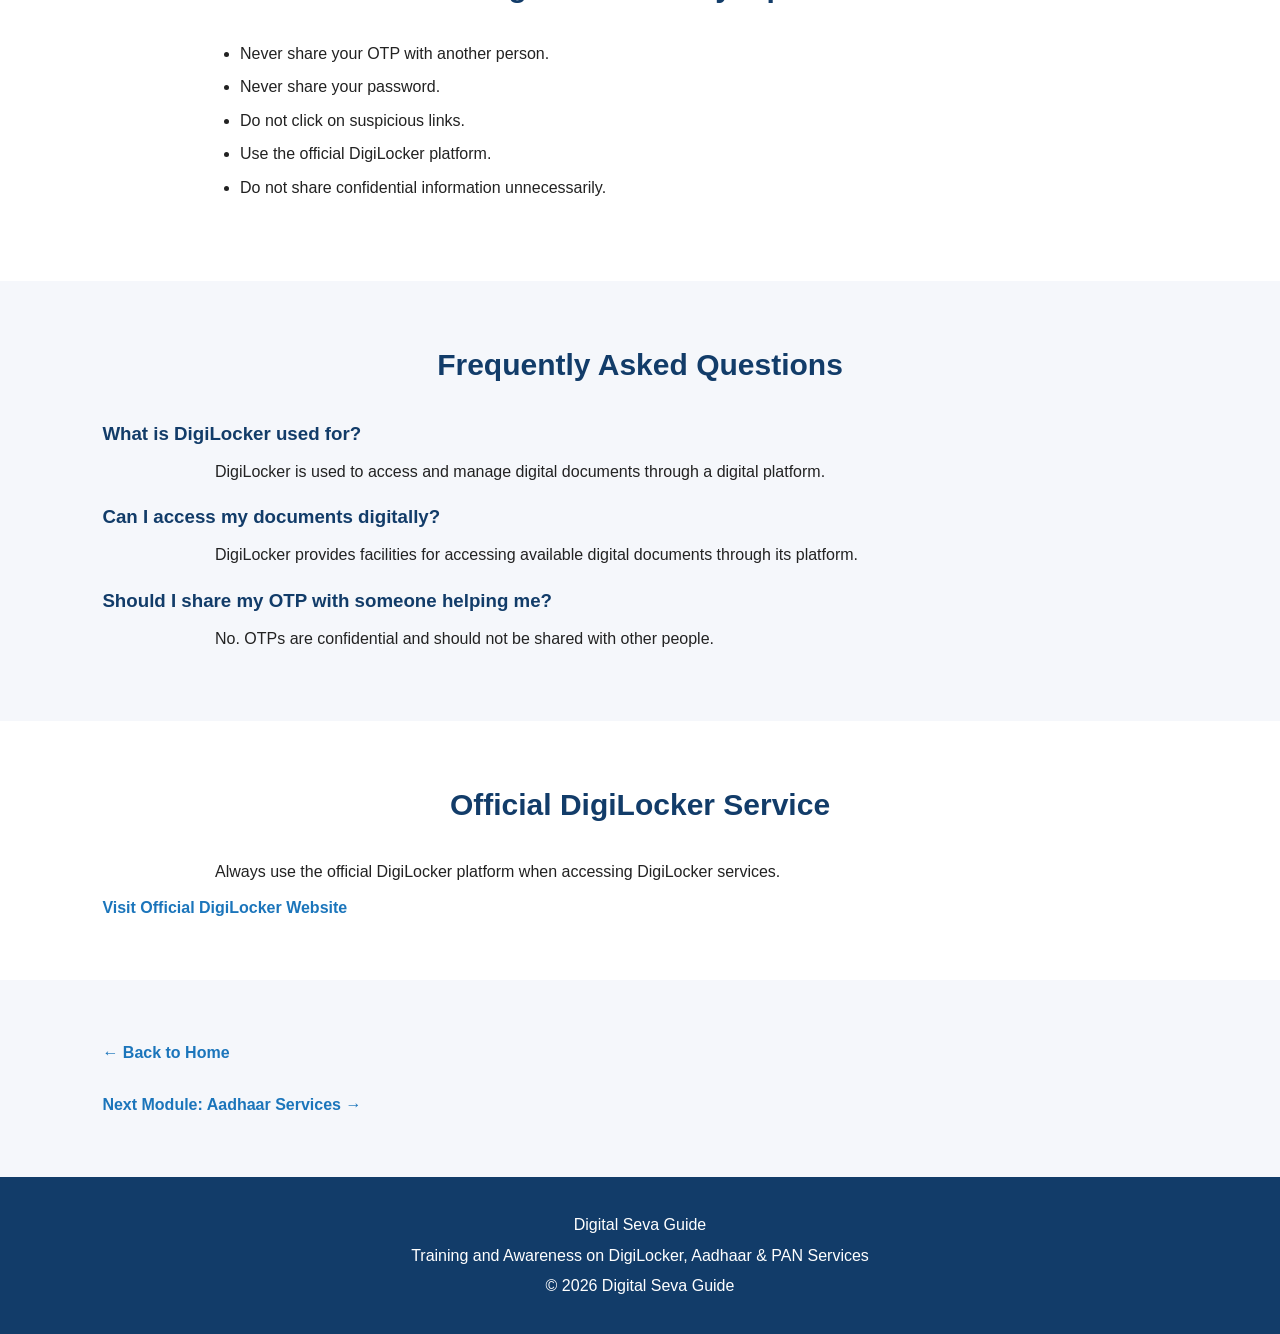
<file: modules/digilocker.html>
<!DOCTYPE html>
<html lang="en">

<head>

    <meta charset="UTF-8">

    <meta name="viewport" content="width=device-width, initial-scale=1.0">

    <title>DigiLocker Services | Digital Seva Guide</title>

    <link rel="stylesheet" href="../style.css">

</head>

<body>

    <!-- Navigation -->

    <header>

        <nav>

            <div>
                <a href="../index.html">
                    Digital Seva Guide
                </a>
            </div>

            <ul>

                <li>
                    <a href="../index.html">
                        Home
                    </a>
                </li>

                <li>
                    <a href="../index.html#modules">
                        Modules
                    </a>
                </li>

                <li>
                    <a href="digilocker.html">
                        DigiLocker
                    </a>
                </li>

            </ul>

        </nav>

    </header>


    <!-- Page Introduction -->

    <section>

        <h1>
            DigiLocker Digital Document Services
        </h1>

        <p>
            Learn about DigiLocker and understand how digital documents
            can be accessed and managed through digital services.
        </p>

    </section>


    <!-- What is DigiLocker -->

    <section>

        <h2>
            What is DigiLocker?
        </h2>

        <p>
            DigiLocker is a digital platform that allows users to access
            and manage digital documents. It provides a convenient way
            to keep and access important documents digitally.
        </p>

    </section>


    <!-- Why Use DigiLocker -->

    <section>

        <h2>
            Why Use DigiLocker?
        </h2>

        <ul>

            <li>
                Access documents digitally.
            </li>

            <li>
                Reduce dependence on physical documents.
            </li>

            <li>
                Keep important digital documents accessible.
            </li>

            <li>
                Share digital documents when required.
            </li>

            <li>
                Access services through a digital platform.
            </li>

        </ul>

    </section>


    <!-- Getting Started -->

    <section>

        <h2>
            Getting Started with DigiLocker
        </h2>

        <h3>
            Step 1: Visit the Official Platform
        </h3>

        <p>
            Use the official DigiLocker website or application to
            access DigiLocker services.
        </p>


        <h3>
            Step 2: Create or Access Your Account
        </h3>

        <p>
            Follow the instructions provided on the official platform
            to create or access your account.
        </p>


        <h3>
            Step 3: Access Digital Documents
        </h3>

        <p>
            After accessing the platform, users can use the available
            services to access their digital documents.
        </p>


        <h3>
            Step 4: Use Documents When Required
        </h3>

        <p>
            Digital documents available through the platform can be
            accessed or shared according to the applicable service
            requirements.
        </p>

    </section>


    <!-- Important Safety Section -->

    <section>

        <h2>
            DigiLocker Safety Tips
        </h2>

        <ul>

            <li>
                Never share your OTP with another person.
            </li>

            <li>
                Never share your password.
            </li>

            <li>
                Do not click on suspicious links.
            </li>

            <li>
                Use the official DigiLocker platform.
            </li>

            <li>
                Do not share confidential information unnecessarily.
            </li>

        </ul>

    </section>


    <!-- Frequently Asked Questions -->

    <section>

        <h2>
            Frequently Asked Questions
        </h2>


        <h3>
            What is DigiLocker used for?
        </h3>

        <p>
            DigiLocker is used to access and manage digital documents
            through a digital platform.
        </p>


        <h3>
            Can I access my documents digitally?
        </h3>

        <p>
            DigiLocker provides facilities for accessing available
            digital documents through its platform.
        </p>


        <h3>
            Should I share my OTP with someone helping me?
        </h3>

        <p>
            No. OTPs are confidential and should not be shared with
            other people.
        </p>

    </section>


    <!-- Official Website -->

    <section>

        <h2>
            Official DigiLocker Service
        </h2>

        <p>
            Always use the official DigiLocker platform when accessing
            DigiLocker services.
        </p>

        <a href="https://www.digilocker.gov.in/"
           target="_blank"
           rel="noopener noreferrer">

            Visit Official DigiLocker Website

        </a>

    </section>


    <!-- Navigation Buttons -->

    <section>

        <a href="../index.html">
            ← Back to Home
        </a>

        <br><br>

        <a href="aadhaar.html">
            Next Module: Aadhaar Services →
        </a>

    </section>


    <!-- Footer -->

    <footer>

        <p>
            Digital Seva Guide
        </p>

        <p>
            Training and Awareness on DigiLocker, Aadhaar & PAN Services
        </p>

        <p>
            © 2026 Digital Seva Guide
        </p>

    </footer>


</body>

</html>
</file>
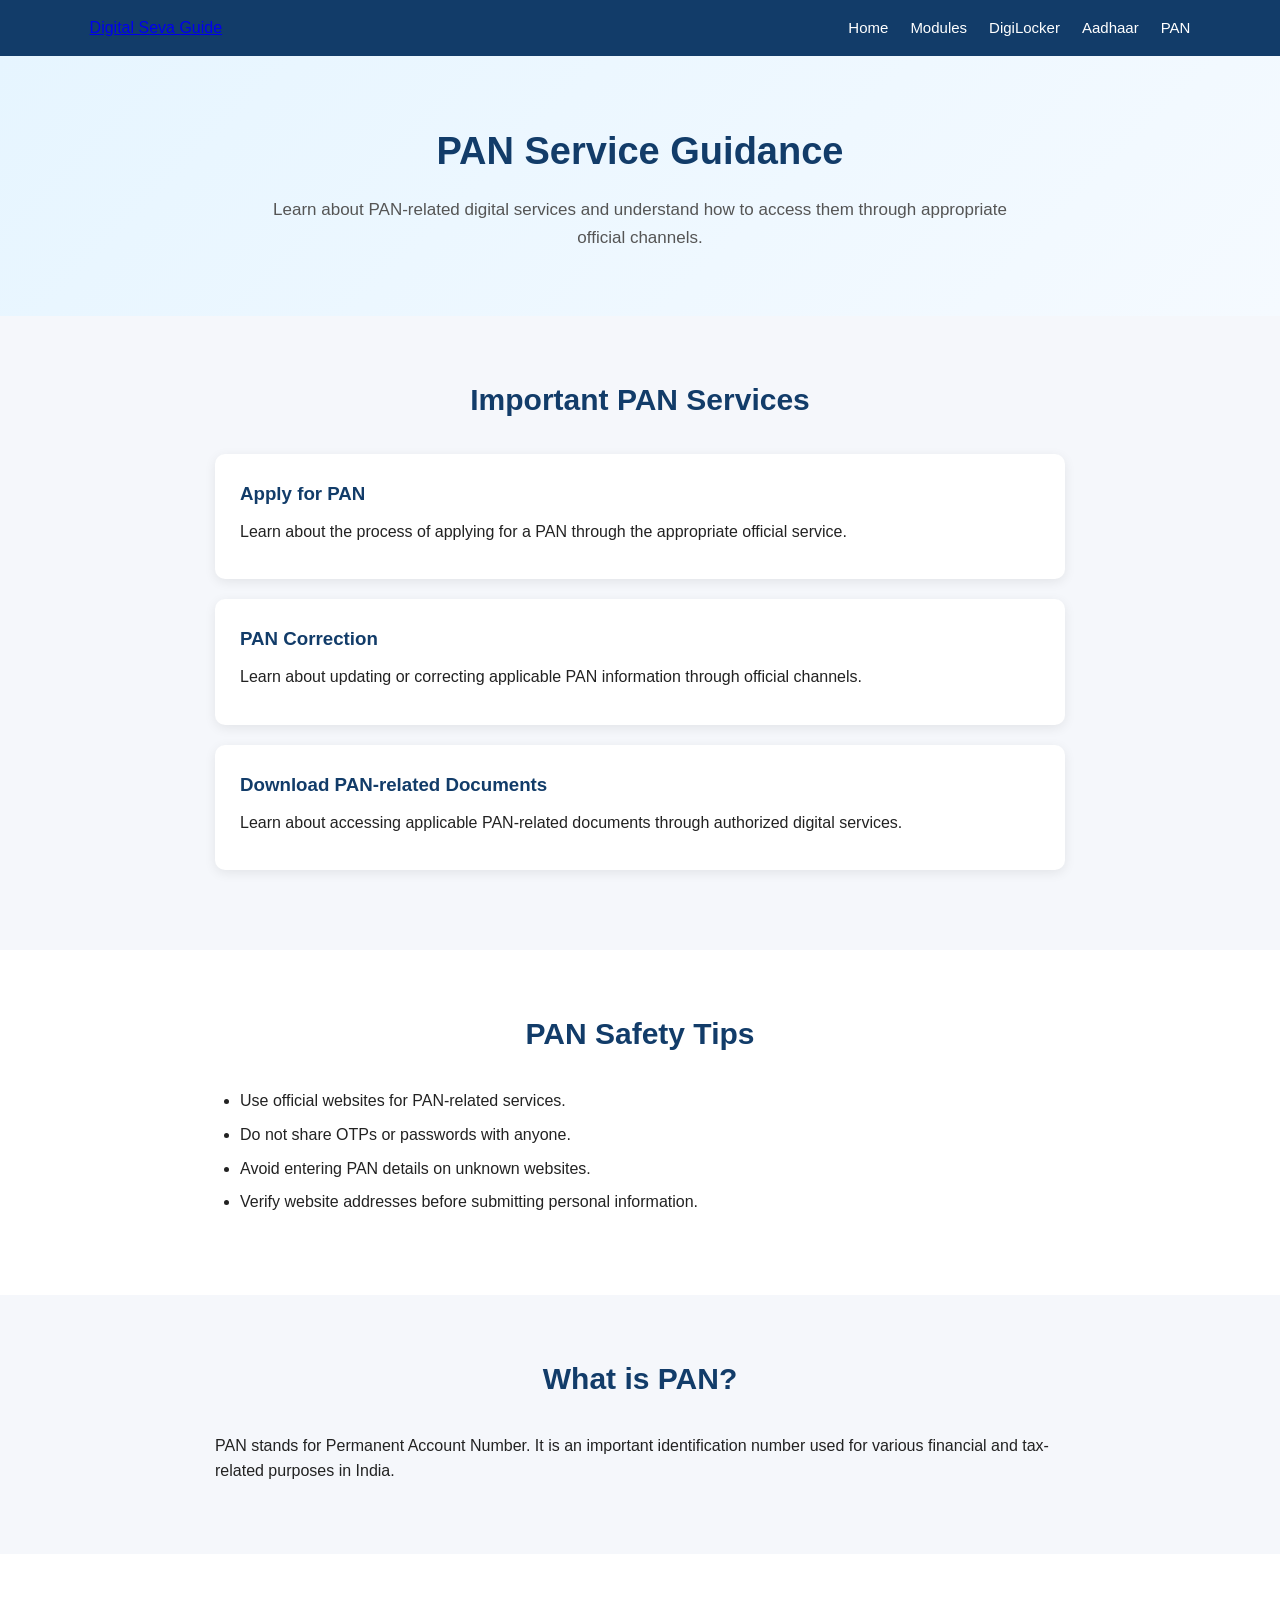
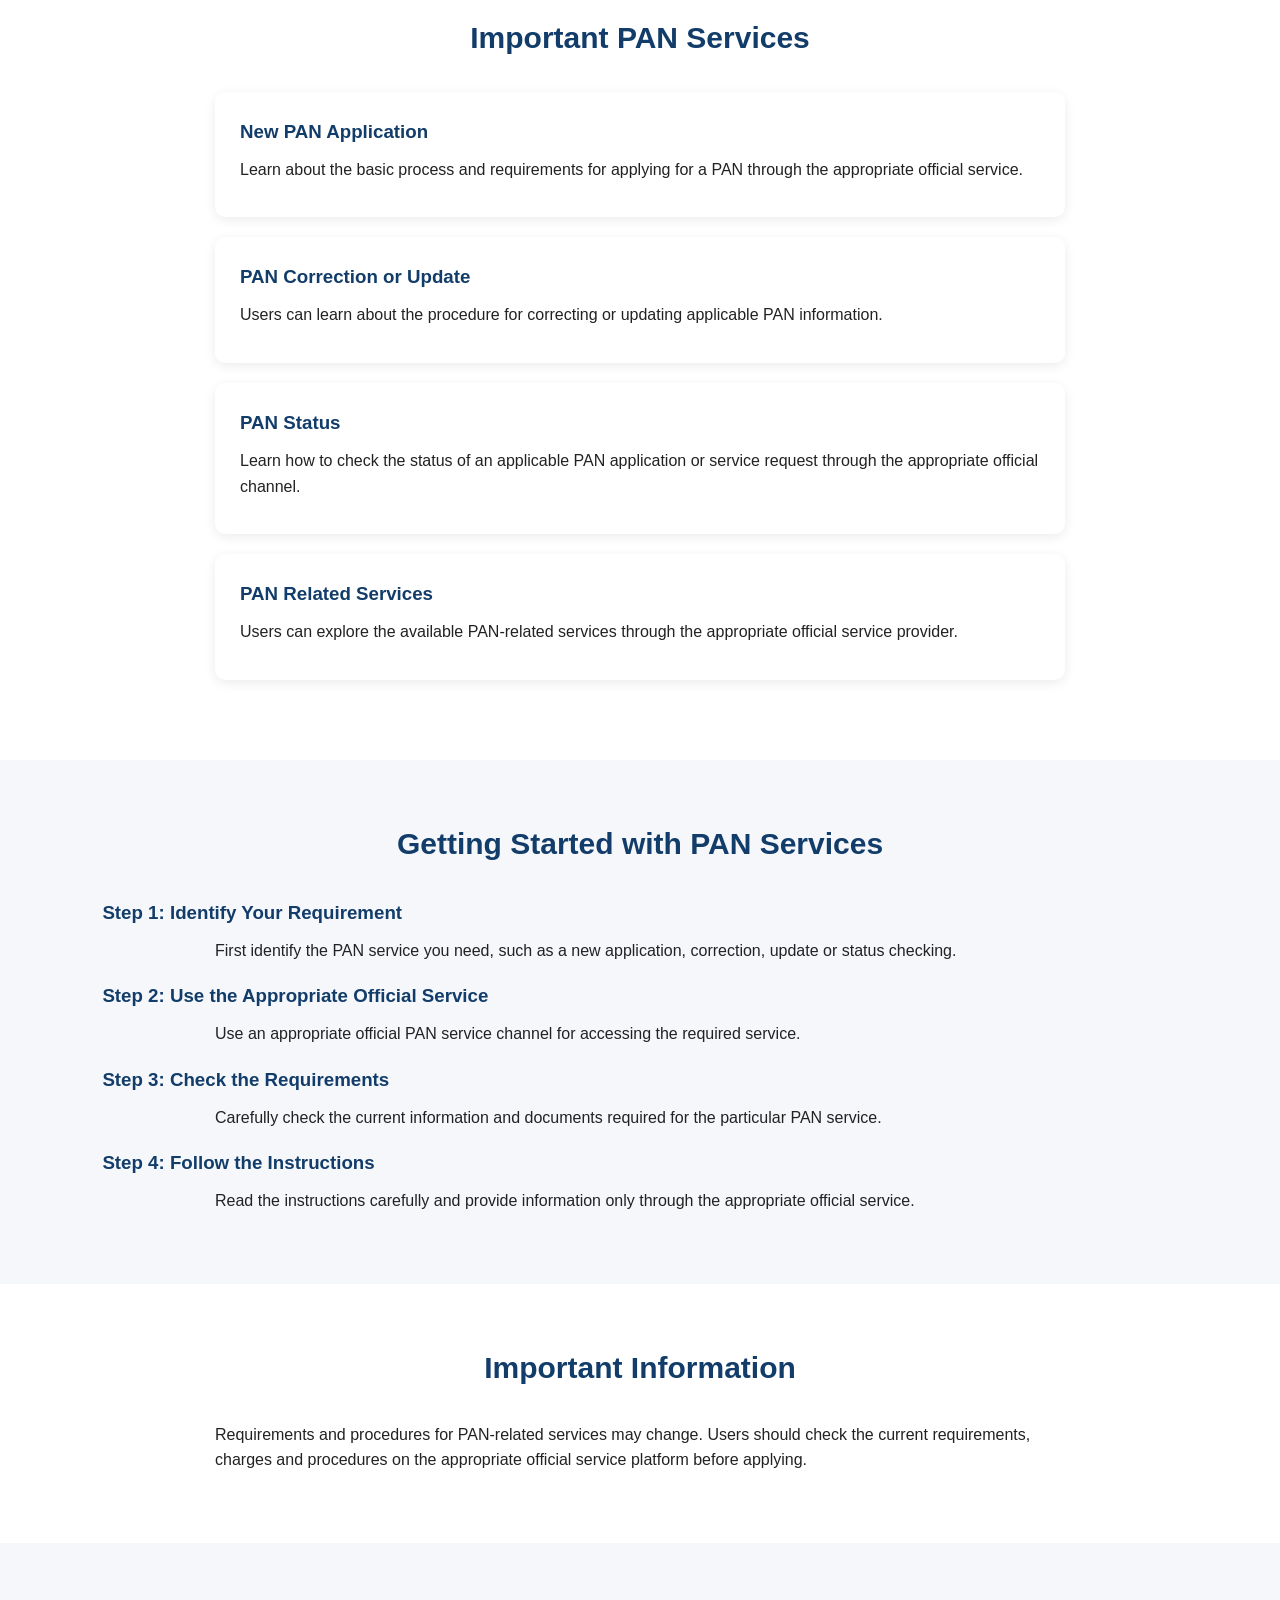
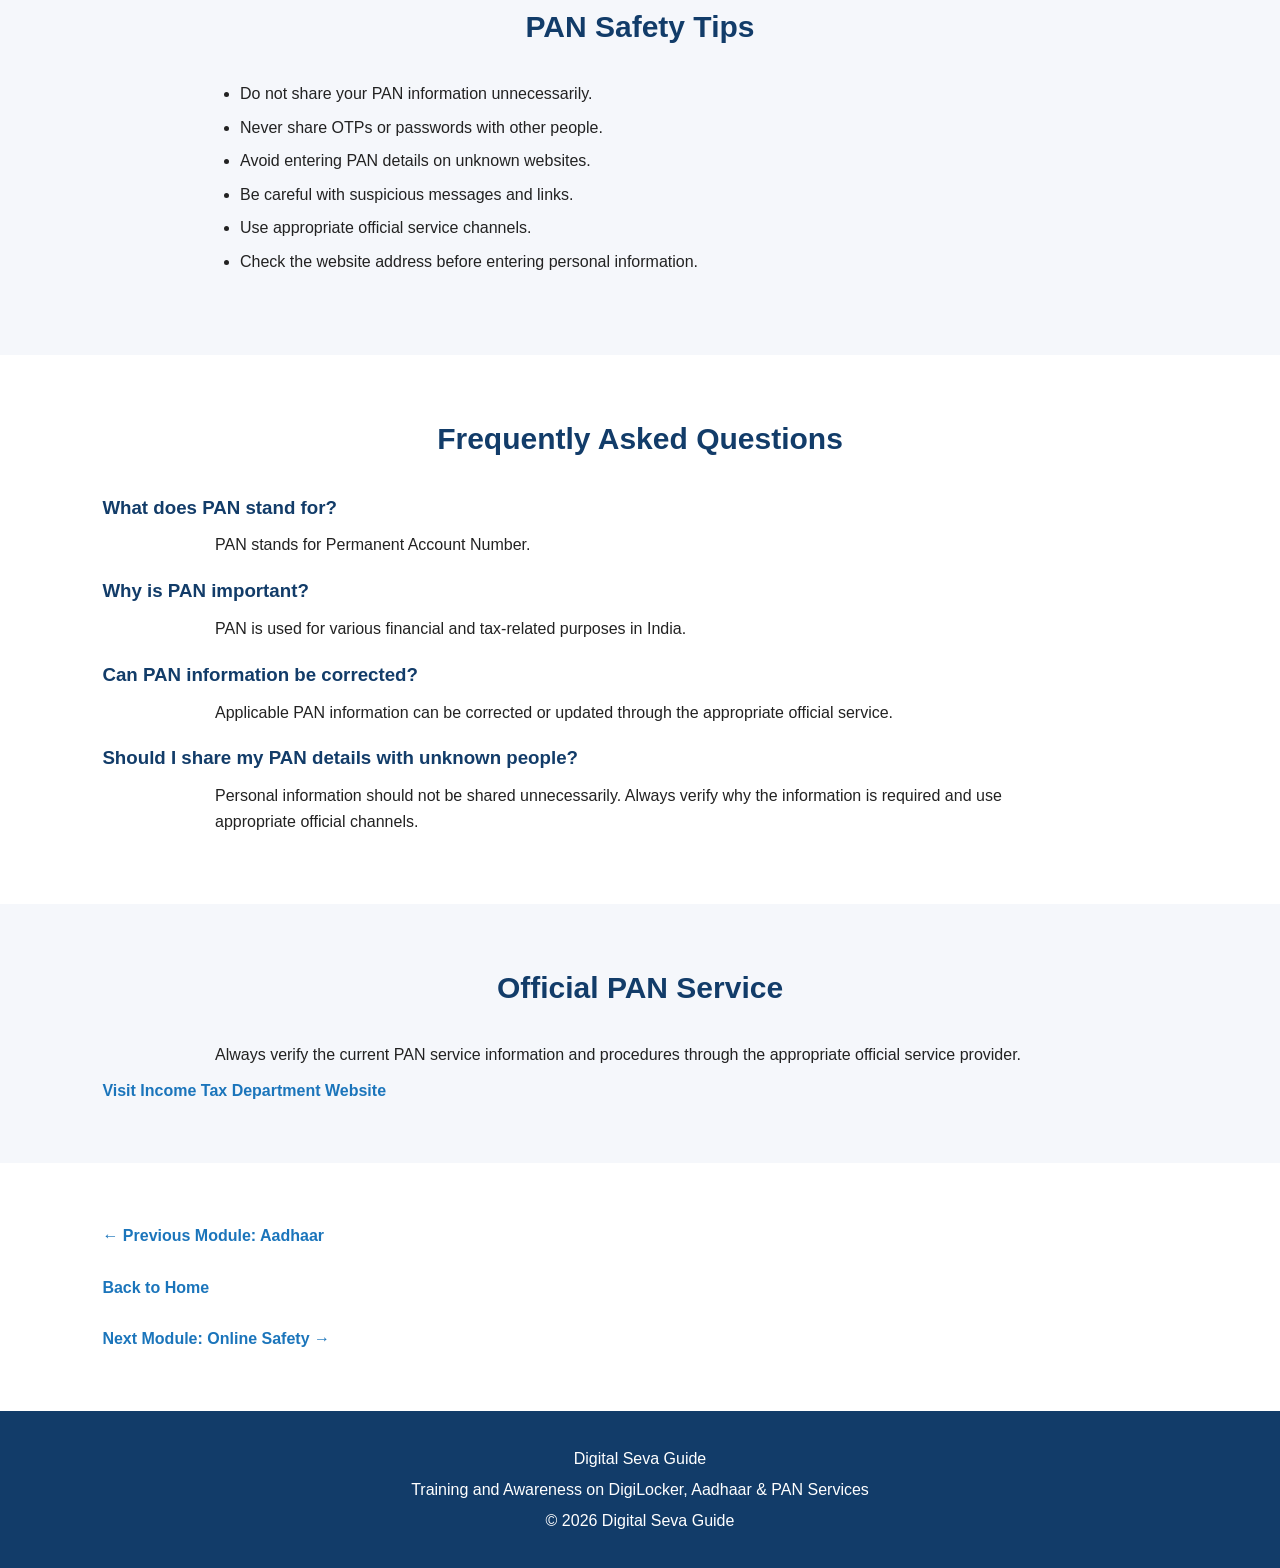
<file: modules/pan.html>
<!DOCTYPE html>
<html lang="en">

<head>

    <meta charset="UTF-8">

    <meta name="viewport" content="width=device-width, initial-scale=1.0">

    <title>PAN Services | Digital Seva Guide</title>

    <link rel="stylesheet" href="../style.css">

</head>

<body>

    <!-- Navigation -->

    <header>

        <nav>

            <div>
                <a href="../index.html">
                    Digital Seva Guide
                </a>
            </div>

            <ul>

                <li>
                    <a href="../index.html">
                        Home
                    </a>
                </li>

                <li>
                    <a href="../index.html#modules">
                        Modules
                    </a>
                </li>

                <li>
                    <a href="digilocker.html">
                        DigiLocker
                    </a>
                </li>

                <li>
                    <a href="aadhaar.html">
                        Aadhaar
                    </a>
                </li>

                <li>
                    <a href="pan.html">
                        PAN
                    </a>
                </li>

            </ul>

        </nav>

    </header>


    <!-- Page Introduction -->

    <section>

        <h1>
            PAN Service Guidance
        </h1>

        <p>
            Learn about PAN-related digital services and understand
            how to access them through appropriate official channels.
        </p>

    </section>

    <section>

    <h2>
        Important PAN Services
    </h2>

    <div>

        <h3>
            Apply for PAN
        </h3>

        <p>
            Learn about the process of applying for a PAN through
            the appropriate official service.
        </p>

    </div>

    <div>

        <h3>
            PAN Correction
        </h3>

        <p>
            Learn about updating or correcting applicable PAN
            information through official channels.
        </p>

    </div>

    <div>

        <h3>
            Download PAN-related Documents
        </h3>

        <p>
            Learn about accessing applicable PAN-related documents
            through authorized digital services.
        </p>

    </div>

</section>

<section>

    <h2>
        PAN Safety Tips
    </h2>

    <ul>

        <li>
            Use official websites for PAN-related services.
        </li>

        <li>
            Do not share OTPs or passwords with anyone.
        </li>

        <li>
            Avoid entering PAN details on unknown websites.
        </li>

        <li>
            Verify website addresses before submitting personal information.
        </li>

    </ul>

</section>

    


    <!-- About PAN -->

    <section>

        <h2>
            What is PAN?
        </h2>

        <p>
            PAN stands for Permanent Account Number. It is an important
            identification number used for various financial and
            tax-related purposes in India.
        </p>

    </section>


    <!-- PAN Services -->

    <section>

        <h2>
            Important PAN Services
        </h2>


        <div>

            <h3>
                New PAN Application
            </h3>

            <p>
                Learn about the basic process and requirements for
                applying for a PAN through the appropriate official
                service.
            </p>

        </div>


        <div>

            <h3>
                PAN Correction or Update
            </h3>

            <p>
                Users can learn about the procedure for correcting or
                updating applicable PAN information.
            </p>

        </div>


        <div>

            <h3>
                PAN Status
            </h3>

            <p>
                Learn how to check the status of an applicable PAN
                application or service request through the appropriate
                official channel.
            </p>

        </div>


        <div>

            <h3>
                PAN Related Services
            </h3>

            <p>
                Users can explore the available PAN-related services
                through the appropriate official service provider.
            </p>

        </div>

    </section>


    <!-- Getting Started -->

    <section>

        <h2>
            Getting Started with PAN Services
        </h2>


        <h3>
            Step 1: Identify Your Requirement
        </h3>

        <p>
            First identify the PAN service you need, such as a new
            application, correction, update or status checking.
        </p>


        <h3>
            Step 2: Use the Appropriate Official Service
        </h3>

        <p>
            Use an appropriate official PAN service channel for
            accessing the required service.
        </p>


        <h3>
            Step 3: Check the Requirements
        </h3>

        <p>
            Carefully check the current information and documents
            required for the particular PAN service.
        </p>


        <h3>
            Step 4: Follow the Instructions
        </h3>

        <p>
            Read the instructions carefully and provide information
            only through the appropriate official service.
        </p>

    </section>


    <!-- Important Information -->

    <section>

        <h2>
            Important Information
        </h2>

        <p>
            Requirements and procedures for PAN-related services may
            change. Users should check the current requirements,
            charges and procedures on the appropriate official
            service platform before applying.
        </p>

    </section>


    <!-- Safety Tips -->

    <section>

        <h2>
            PAN Safety Tips
        </h2>

        <ul>

            <li>
                Do not share your PAN information unnecessarily.
            </li>

            <li>
                Never share OTPs or passwords with other people.
            </li>

            <li>
                Avoid entering PAN details on unknown websites.
            </li>

            <li>
                Be careful with suspicious messages and links.
            </li>

            <li>
                Use appropriate official service channels.
            </li>

            <li>
                Check the website address before entering personal
                information.
            </li>

        </ul>

    </section>


    <!-- Frequently Asked Questions -->

    <section>

        <h2>
            Frequently Asked Questions
        </h2>


        <h3>
            What does PAN stand for?
        </h3>

        <p>
            PAN stands for Permanent Account Number.
        </p>


        <h3>
            Why is PAN important?
        </h3>

        <p>
            PAN is used for various financial and tax-related
            purposes in India.
        </p>


        <h3>
            Can PAN information be corrected?
        </h3>

        <p>
            Applicable PAN information can be corrected or updated
            through the appropriate official service.
        </p>


        <h3>
            Should I share my PAN details with unknown people?
        </h3>

        <p>
            Personal information should not be shared unnecessarily.
            Always verify why the information is required and use
            appropriate official channels.
        </p>

    </section>


    <!-- Official Service -->

    <section>

        <h2>
            Official PAN Service
        </h2>

        <p>
            Always verify the current PAN service information and
            procedures through the appropriate official service
            provider.
        </p>

        <a href="https://www.incometax.gov.in/"
           target="_blank"
           rel="noopener noreferrer">

            Visit Income Tax Department Website

        </a>

    </section>


    <!-- Navigation -->

    <section>

        <a href="aadhaar.html">
            ← Previous Module: Aadhaar
        </a>

        <br><br>

        <a href="../index.html">
            Back to Home
        </a>

        <br><br>

        <a href="safety.html">
            Next Module: Online Safety →
        </a>

    </section>


    <!-- Footer -->

    <footer>

        <p>
            Digital Seva Guide
        </p>

        <p>
            Training and Awareness on DigiLocker, Aadhaar & PAN Services
        </p>

        <p>
            © 2026 Digital Seva Guide
        </p>

    </footer>


</body>

</html>
</file>
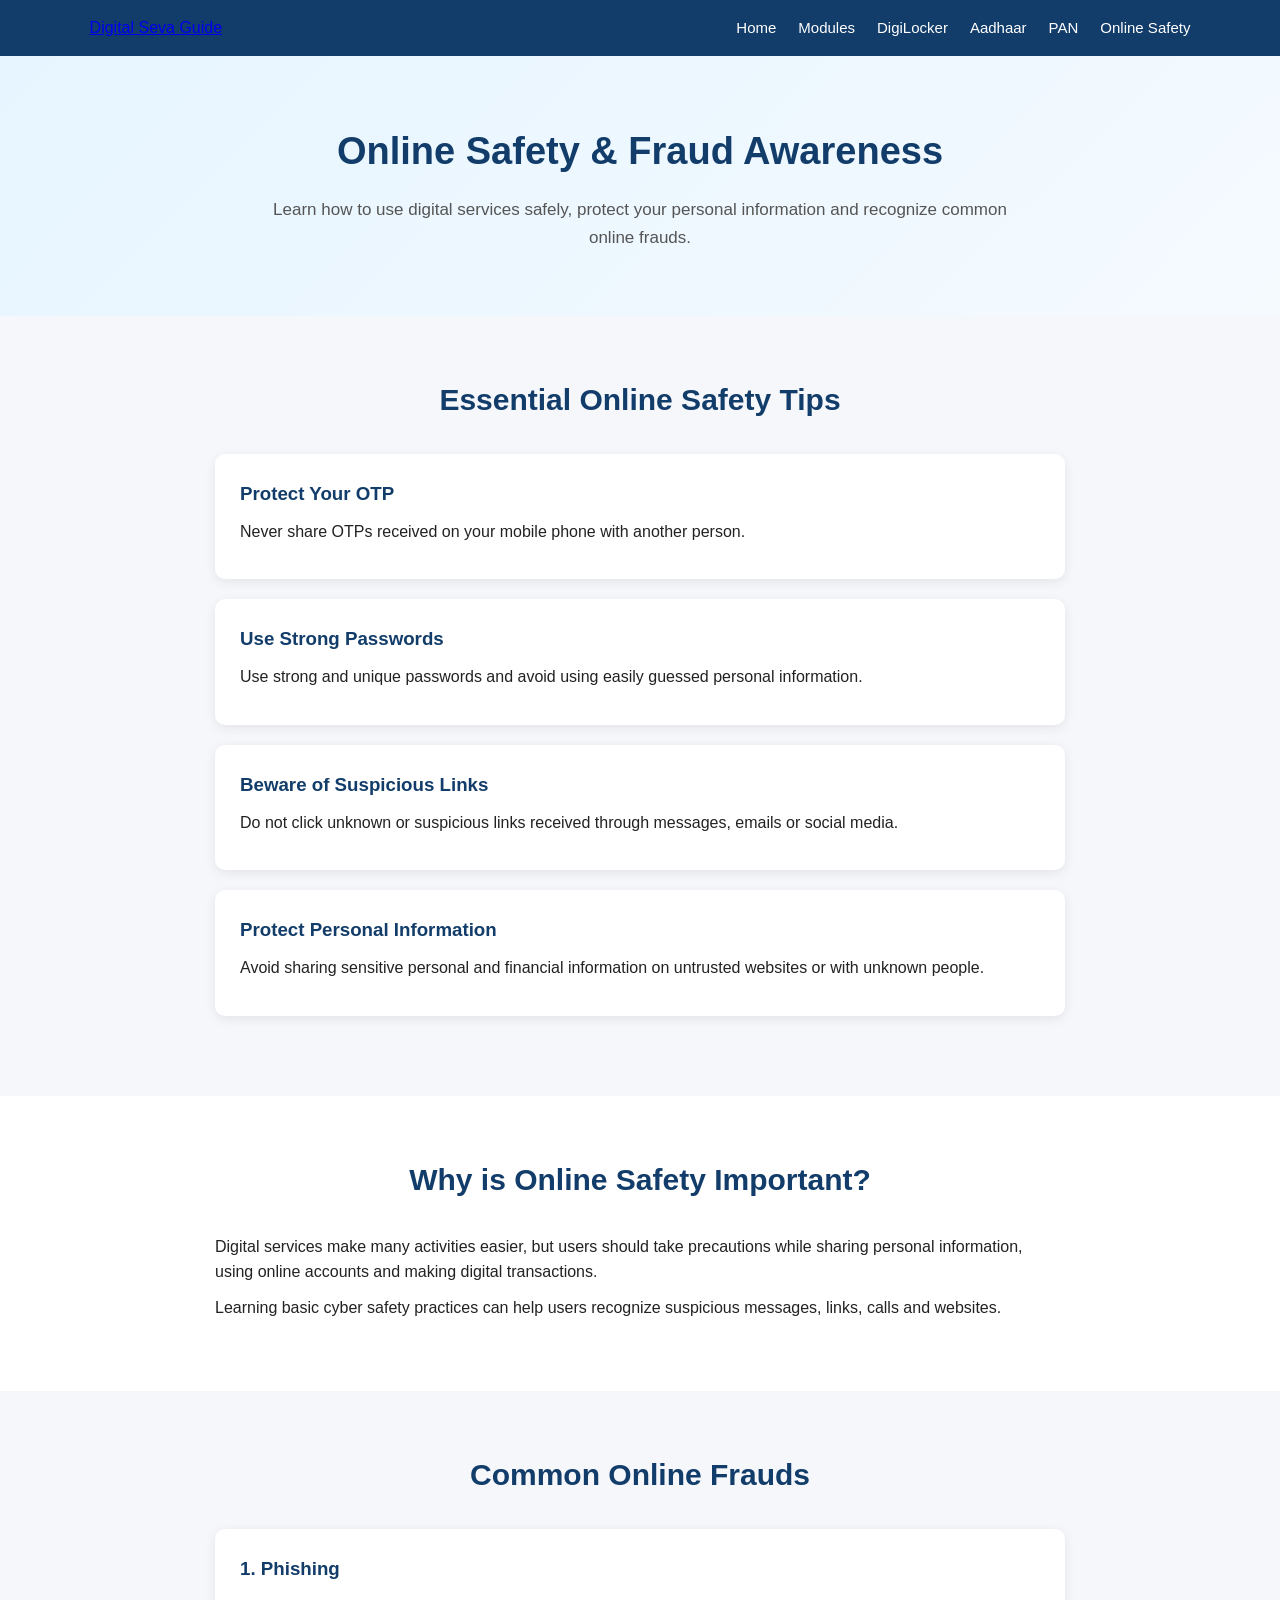
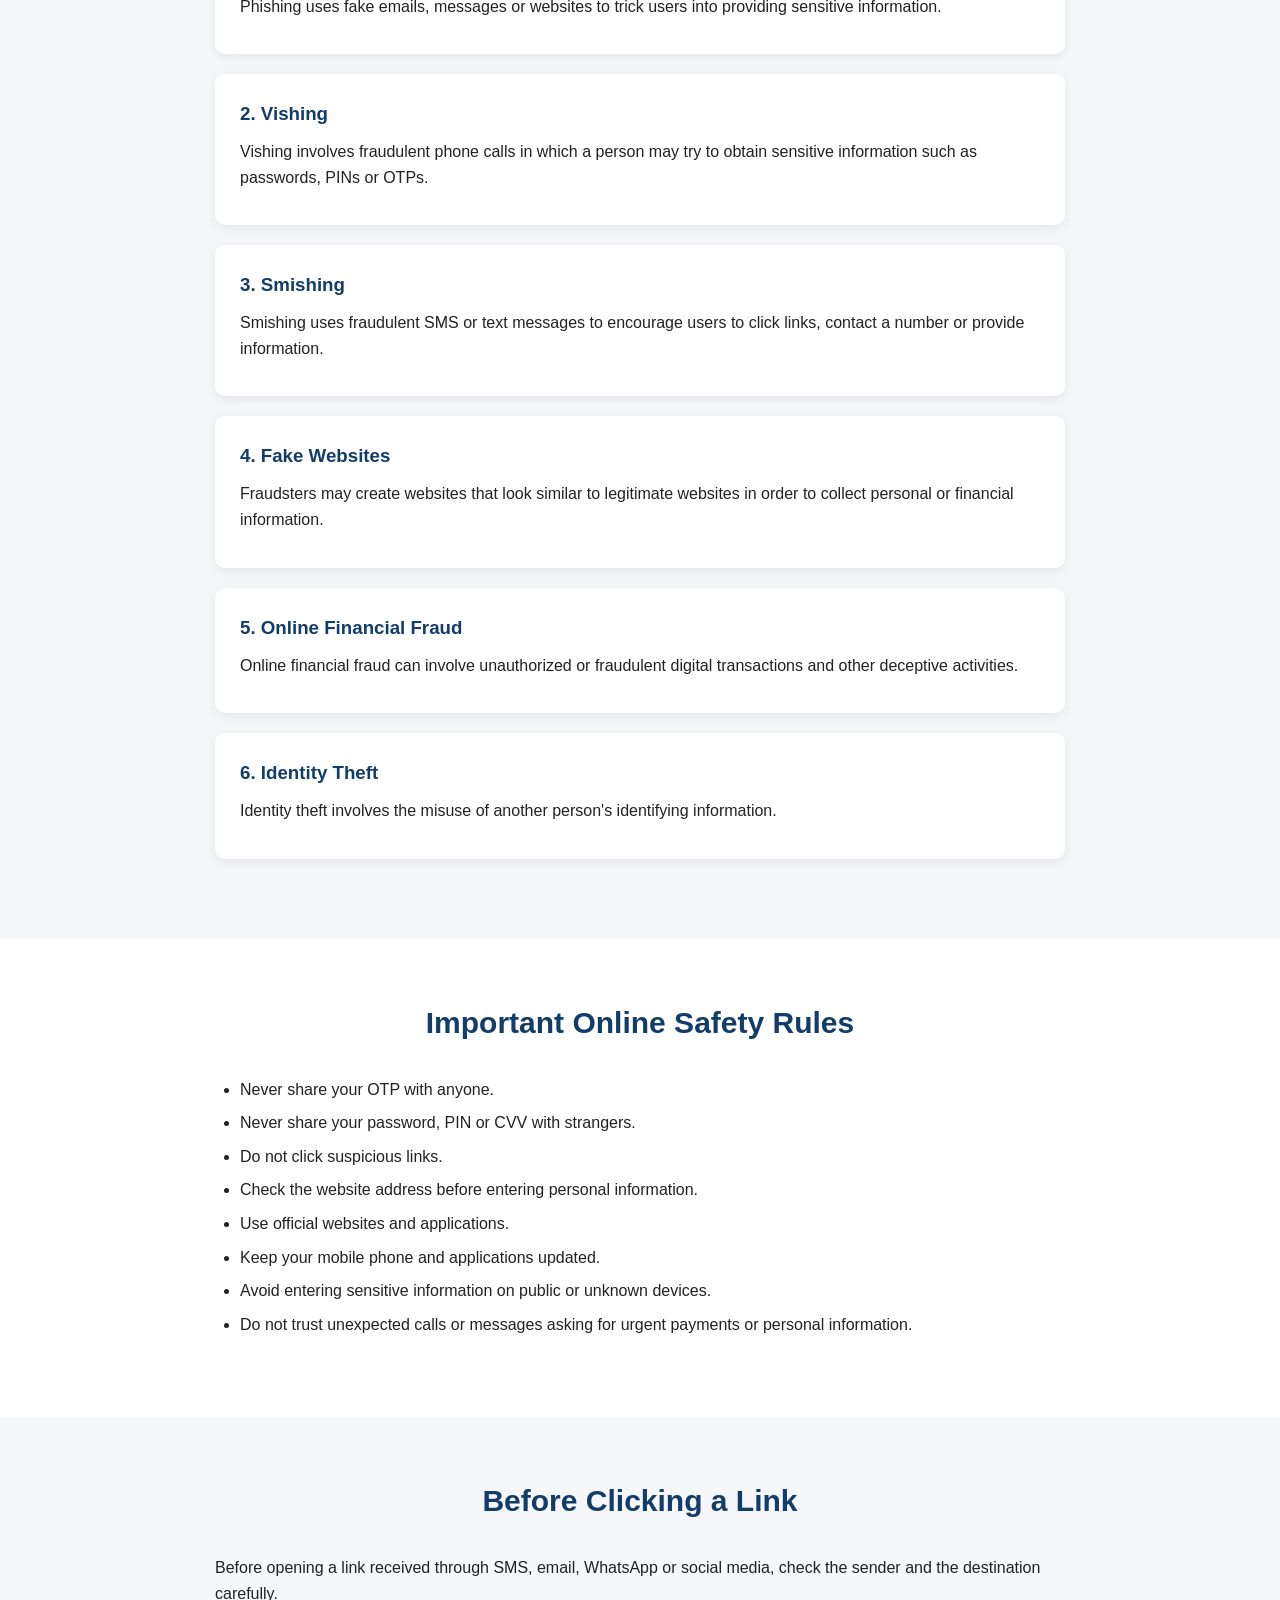
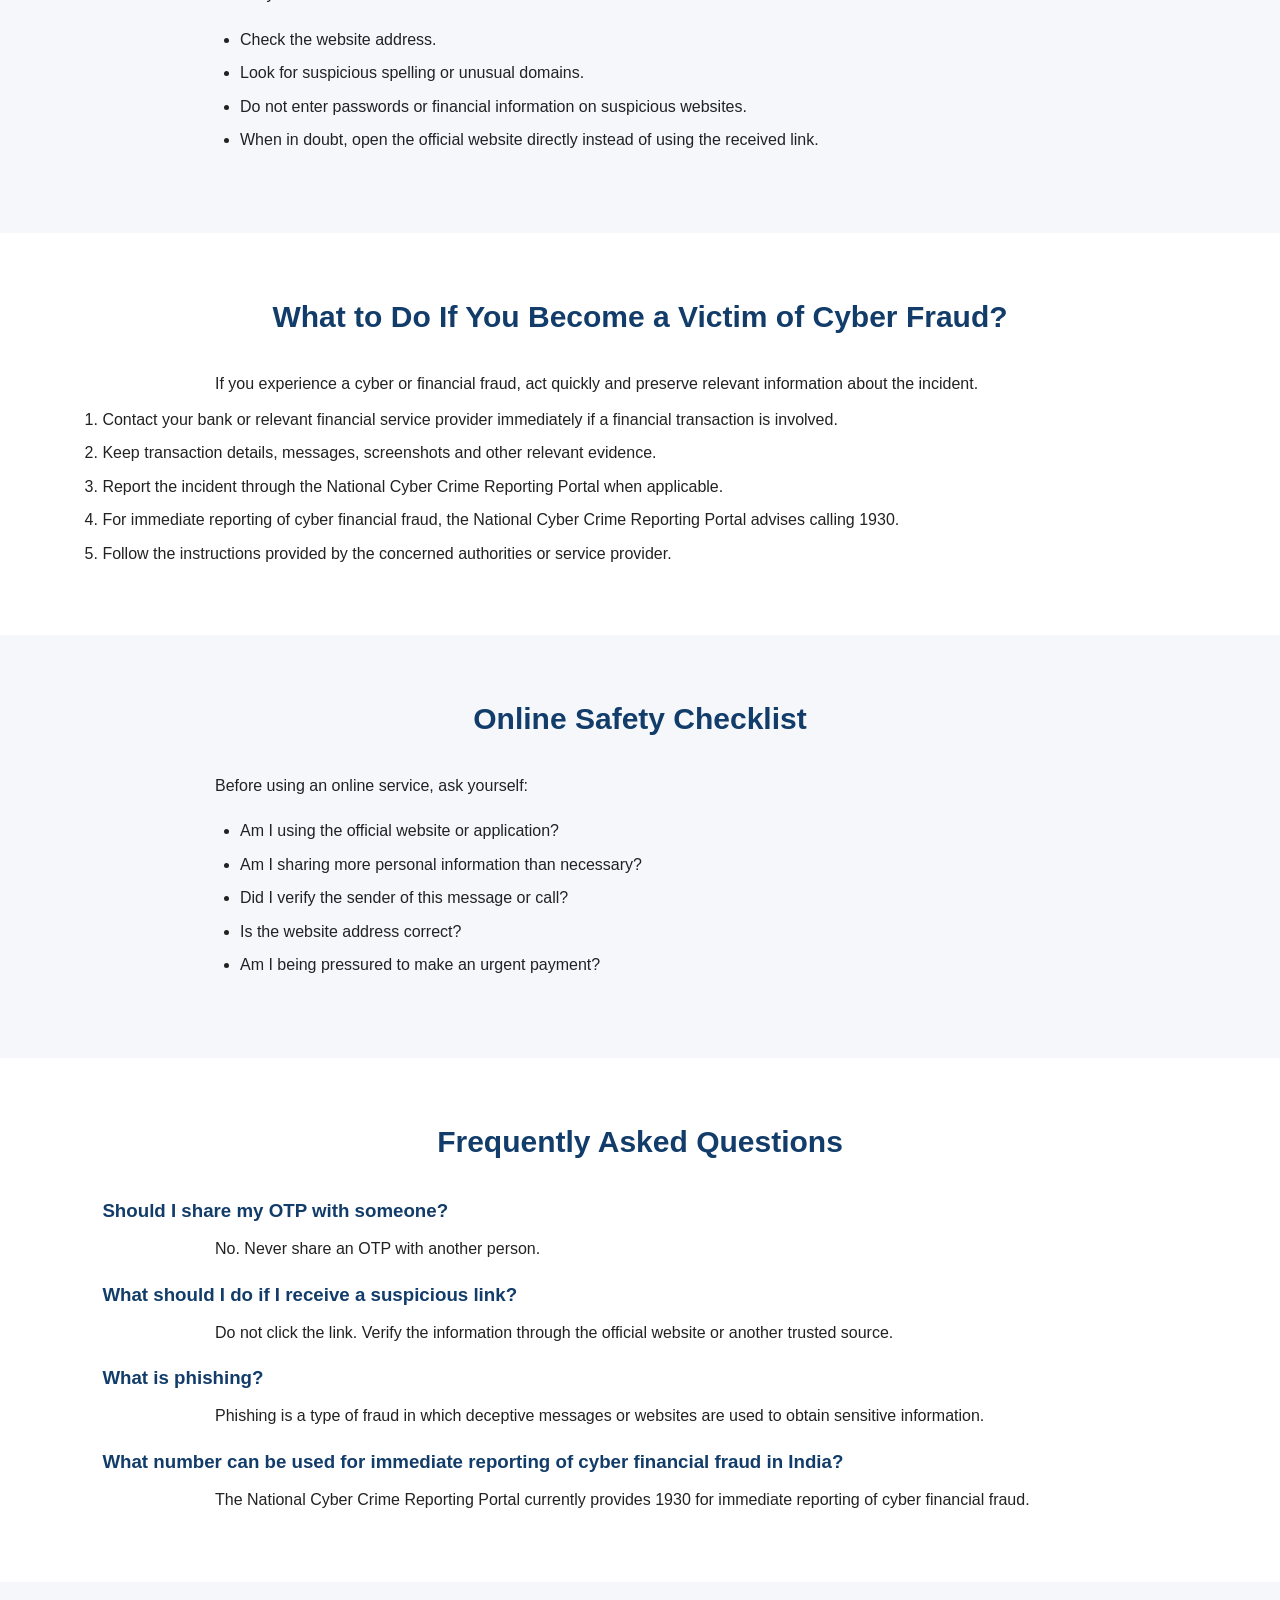
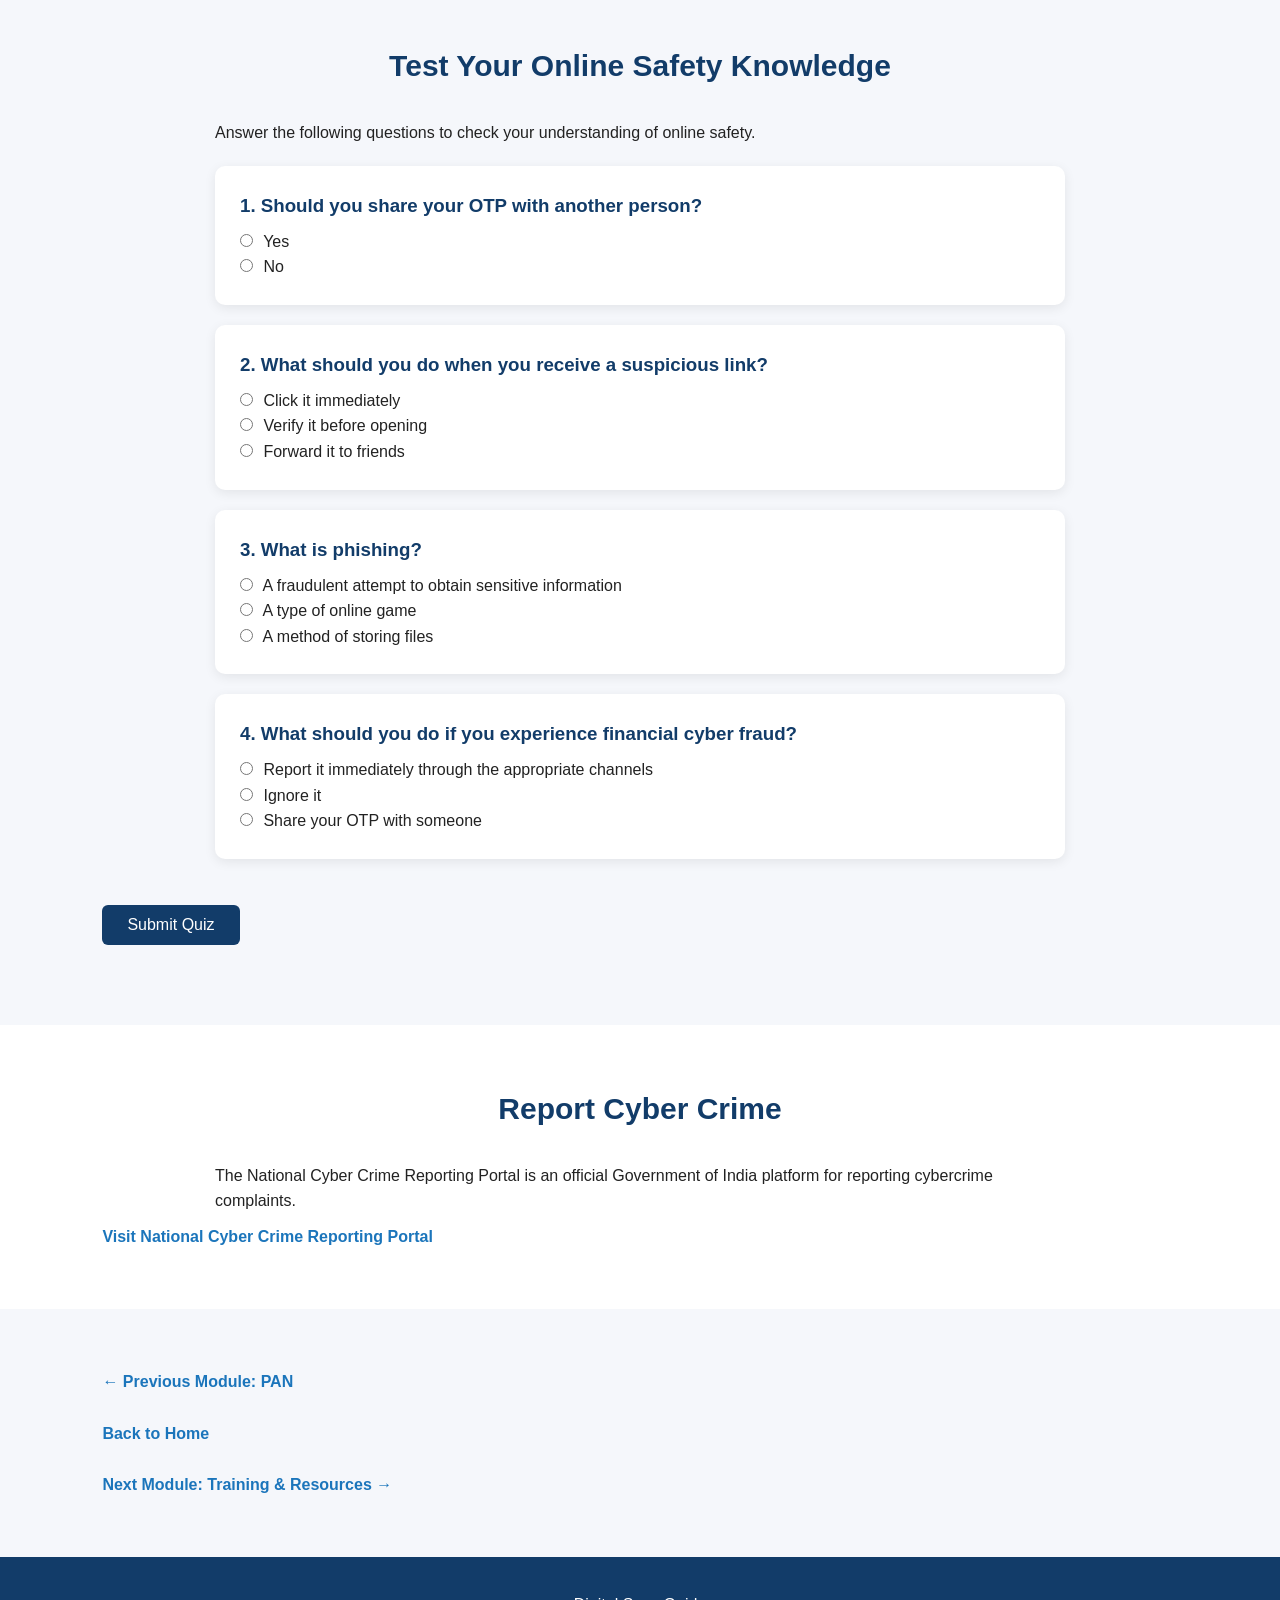
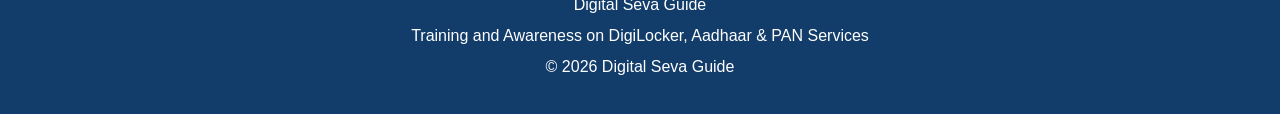
<file: modules/safety.html>
<!DOCTYPE html>
<html lang="en">

<head>

    <meta charset="UTF-8">

    <meta name="viewport" content="width=device-width, initial-scale=1.0">

    <title>Online Safety | Digital Seva Guide</title>

    <link rel="stylesheet" href="../style.css">

</head>

<body>

    <!-- Navigation -->

    <header>

        <nav>

            <div>
                <a href="../index.html">
                    Digital Seva Guide
                </a>
            </div>

            <ul>

                <li>
                    <a href="../index.html">
                        Home
                    </a>
                </li>

                <li>
                    <a href="../index.html#modules">
                        Modules
                    </a>
                </li>

                <li>
                    <a href="digilocker.html">
                        DigiLocker
                    </a>
                </li>

                <li>
                    <a href="aadhaar.html">
                        Aadhaar
                    </a>
                </li>

                <li>
                    <a href="pan.html">
                        PAN
                    </a>
                </li>

                <li>
                    <a href="safety.html">
                        Online Safety
                    </a>
                </li>

            </ul>

        </nav>

    </header>


    <!-- Page Introduction -->

    <section>

        <h1>
            Online Safety & Fraud Awareness
        </h1>

        <p>
            Learn how to use digital services safely, protect your
            personal information and recognize common online frauds.
        </p>

    </section>

    <section>

    <h2>
        Essential Online Safety Tips
    </h2>

    <div>

        <h3>Protect Your OTP</h3>

        <p>
            Never share OTPs received on your mobile phone with
            another person.
        </p>

    </div>

    <div>

        <h3>Use Strong Passwords</h3>

        <p>
            Use strong and unique passwords and avoid using easily
            guessed personal information.
        </p>

    </div>

    <div>

        <h3>Beware of Suspicious Links</h3>

        <p>
            Do not click unknown or suspicious links received through
            messages, emails or social media.
        </p>

    </div>

    <div>

        <h3>Protect Personal Information</h3>

        <p>
            Avoid sharing sensitive personal and financial information
            on untrusted websites or with unknown people.
        </p>

    </div>

</section>


    <!-- Why Online Safety is Important -->

    <section>

        <h2>
            Why is Online Safety Important?
        </h2>

        <p>
            Digital services make many activities easier, but users
            should take precautions while sharing personal information,
            using online accounts and making digital transactions.
        </p>

        <p>
            Learning basic cyber safety practices can help users
            recognize suspicious messages, links, calls and websites.
        </p>

    </section>


    <!-- Common Online Frauds -->

    <section>

        <h2>
            Common Online Frauds
        </h2>


        <div>

            <h3>
                1. Phishing
            </h3>

            <p>
                Phishing uses fake emails, messages or websites to
                trick users into providing sensitive information.
            </p>

        </div>


        <div>

            <h3>
                2. Vishing
            </h3>

            <p>
                Vishing involves fraudulent phone calls in which a
                person may try to obtain sensitive information such
                as passwords, PINs or OTPs.
            </p>

        </div>


        <div>

            <h3>
                3. Smishing
            </h3>

            <p>
                Smishing uses fraudulent SMS or text messages to
                encourage users to click links, contact a number
                or provide information.
            </p>

        </div>


        <div>

            <h3>
                4. Fake Websites
            </h3>

            <p>
                Fraudsters may create websites that look similar to
                legitimate websites in order to collect personal
                or financial information.
            </p>

        </div>


        <div>

            <h3>
                5. Online Financial Fraud
            </h3>

            <p>
                Online financial fraud can involve unauthorized or
                fraudulent digital transactions and other deceptive
                activities.
            </p>

        </div>


        <div>

            <h3>
                6. Identity Theft
            </h3>

            <p>
                Identity theft involves the misuse of another
                person's identifying information.
            </p>

        </div>

    </section>


    <!-- Important Safety Rules -->

    <section>

        <h2>
            Important Online Safety Rules
        </h2>

        <ul>

            <li>
                Never share your OTP with anyone.
            </li>

            <li>
                Never share your password, PIN or CVV with strangers.
            </li>

            <li>
                Do not click suspicious links.
            </li>

            <li>
                Check the website address before entering personal
                information.
            </li>

            <li>
                Use official websites and applications.
            </li>

            <li>
                Keep your mobile phone and applications updated.
            </li>

            <li>
                Avoid entering sensitive information on public or
                unknown devices.
            </li>

            <li>
                Do not trust unexpected calls or messages asking for
                urgent payments or personal information.
            </li>

        </ul>

    </section>


    <!-- Before Clicking a Link -->

    <section>

        <h2>
            Before Clicking a Link
        </h2>

        <p>
            Before opening a link received through SMS, email,
            WhatsApp or social media, check the sender and the
            destination carefully.
        </p>

        <ul>

            <li>
                Check the website address.
            </li>

            <li>
                Look for suspicious spelling or unusual domains.
            </li>

            <li>
                Do not enter passwords or financial information
                on suspicious websites.
            </li>

            <li>
                When in doubt, open the official website directly
                instead of using the received link.
            </li>

        </ul>

    </section>


    <!-- If You Become a Victim -->

    <section>

        <h2>
            What to Do If You Become a Victim of Cyber Fraud?
        </h2>

        <p>
            If you experience a cyber or financial fraud, act quickly
            and preserve relevant information about the incident.
        </p>

        <ol>

            <li>
                Contact your bank or relevant financial service
                provider immediately if a financial transaction
                is involved.
            </li>

            <li>
                Keep transaction details, messages, screenshots
                and other relevant evidence.
            </li>

            <li>
                Report the incident through the National Cyber Crime
                Reporting Portal when applicable.
            </li>

            <li>
                For immediate reporting of cyber financial fraud,
                the National Cyber Crime Reporting Portal advises
                calling 1930.
            </li>

            <li>
                Follow the instructions provided by the concerned
                authorities or service provider.
            </li>

        </ol>

    </section>


    <!-- Safety Checklist -->

    <section>

        <h2>
            Online Safety Checklist
        </h2>

        <p>
            Before using an online service, ask yourself:
        </p>

        <ul>

            <li>
                Am I using the official website or application?
            </li>

            <li>
                Am I sharing more personal information than necessary?
            </li>

            <li>
                Did I verify the sender of this message or call?
            </li>

            <li>
                Is the website address correct?
            </li>

            <li>
                Am I being pressured to make an urgent payment?
            </li>

        </ul>

    </section>


    <!-- Frequently Asked Questions -->

    <section>

        <h2>
            Frequently Asked Questions
        </h2>


        <h3>
            Should I share my OTP with someone?
        </h3>

        <p>
            No. Never share an OTP with another person.
        </p>


        <h3>
            What should I do if I receive a suspicious link?
        </h3>

        <p>
            Do not click the link. Verify the information through
            the official website or another trusted source.
        </p>


        <h3>
            What is phishing?
        </h3>

        <p>
            Phishing is a type of fraud in which deceptive messages
            or websites are used to obtain sensitive information.
        </p>


        <h3>
            What number can be used for immediate reporting of
            cyber financial fraud in India?
        </h3>

        <p>
            The National Cyber Crime Reporting Portal currently
            provides 1930 for immediate reporting of cyber financial
            fraud.
        </p>

    </section>
    <!-- Online Safety Quiz -->

<section>

    <h2>
        Test Your Online Safety Knowledge
    </h2>

    <p>
        Answer the following questions to check your understanding
        of online safety.
    </p>


    <!-- Question 1 -->

    <div>

        <h3>
            1. Should you share your OTP with another person?
        </h3>

        <label>
            <input type="radio" name="q1" value="wrong">
            Yes
        </label>

        <br>

        <label>
            <input type="radio" name="q1" value="correct">
            No
        </label>

    </div>


    <!-- Question 2 -->

    <div>

        <h3>
            2. What should you do when you receive a suspicious link?
        </h3>

        <label>
            <input type="radio" name="q2" value="wrong">
            Click it immediately
        </label>

        <br>

        <label>
            <input type="radio" name="q2" value="correct">
            Verify it before opening
        </label>

        <br>

        <label>
            <input type="radio" name="q2" value="wrong">
            Forward it to friends
        </label>

    </div>


    <!-- Question 3 -->

    <div>

        <h3>
            3. What is phishing?
        </h3>

        <label>
            <input type="radio" name="q3" value="correct">
            A fraudulent attempt to obtain sensitive information
        </label>

        <br>

        <label>
            <input type="radio" name="q3" value="wrong">
            A type of online game
        </label>

        <br>

        <label>
            <input type="radio" name="q3" value="wrong">
            A method of storing files
        </label>

    </div>


    <!-- Question 4 -->

    <div>

        <h3>
            4. What should you do if you experience financial cyber fraud?
        </h3>

        <label>
            <input type="radio" name="q4" value="correct">
            Report it immediately through the appropriate channels
        </label>

        <br>

        <label>
            <input type="radio" name="q4" value="wrong">
            Ignore it
        </label>

        <br>

        <label>
            <input type="radio" name="q4" value="wrong">
            Share your OTP with someone
        </label>

    </div>


    <br>

    <button type="button" onclick="checkQuiz()">
        Submit Quiz
    </button>


    <h3 id="quizResult"></h3>

</section>


    <!-- Official Cyber Crime Portal -->

    <section>

        <h2>
            Report Cyber Crime
        </h2>

        <p>
            The National Cyber Crime Reporting Portal is an official
            Government of India platform for reporting cybercrime
            complaints.
        </p>

        <a href="https://cybercrime.gov.in/"
           target="_blank"
           rel="noopener noreferrer">

            Visit National Cyber Crime Reporting Portal

        </a>

    </section>


    <!-- Navigation -->

    <section>

        <a href="pan.html">
            ← Previous Module: PAN
        </a>

        <br><br>

        <a href="../index.html">
            Back to Home
        </a>

        <br><br>

        <a href="training.html">
            Next Module: Training & Resources →
        </a>

    </section>


    <!-- Footer -->

    <footer>

        <p>
            Digital Seva Guide
        </p>

        <p>
            Training and Awareness on DigiLocker, Aadhaar & PAN Services
        </p>

        <p>
            © 2026 Digital Seva Guide
        </p>

    </footer>
    <script>

    function checkQuiz() {

        let score = 0;

        const questions = ["q1", "q2", "q3", "q4"];


        questions.forEach(function(question) {

            const answer = document.querySelector(
                'input[name="' + question + '"]:checked'
            );

            if (answer && answer.value === "correct") {
                score++;
            }

        });


        const result = document.getElementById("quizResult");


        if (score === 4) {

            result.textContent =
                "Excellent! You scored 4 out of 4.";

        }
        else if (score >= 2) {

            result.textContent =
                "Good job! You scored " + score + " out of 4.";

        }
        else {

            result.textContent =
                "Keep learning! You scored " + score + " out of 4.";

        }

    }

</script>


</body>

</html>
</file>
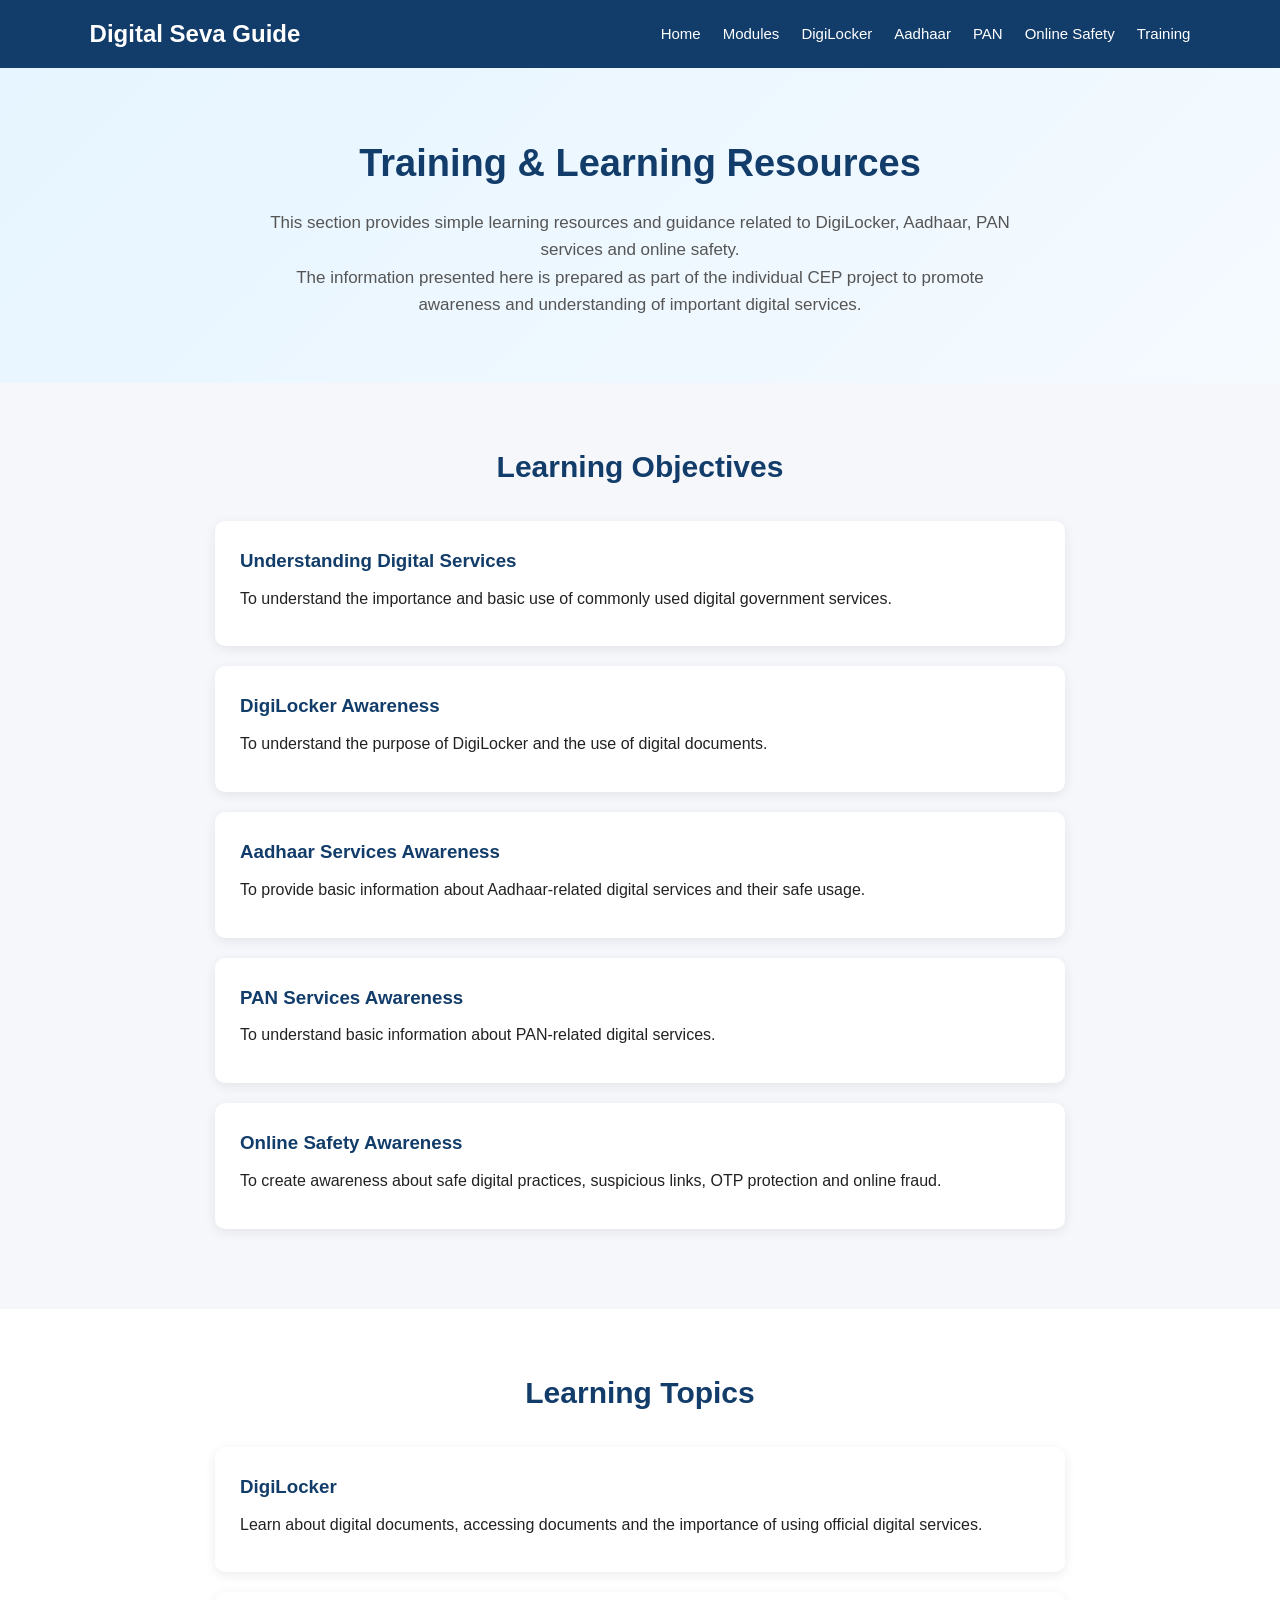
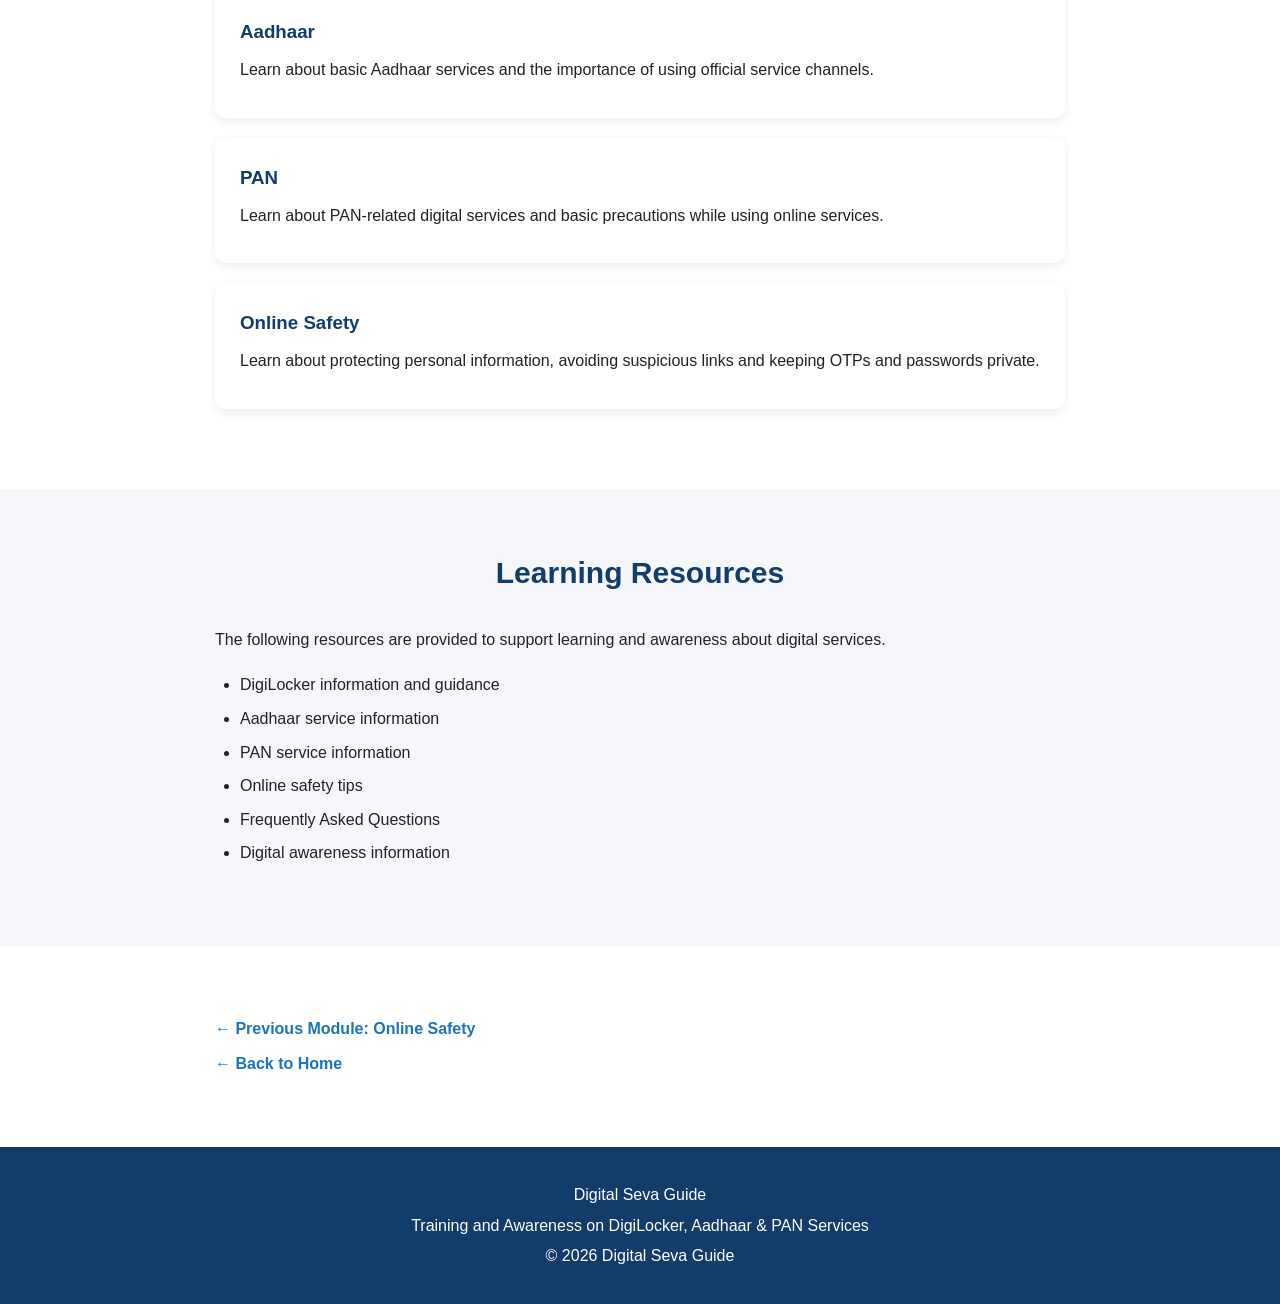
<file: modules/training.html>
<!DOCTYPE html>
<html lang="en">

<head>

    <meta charset="UTF-8">

    <meta name="viewport" content="width=device-width, initial-scale=1.0">

    <title>Training & Learning Resources | Digital Seva Guide</title>

    <link rel="stylesheet" href="../style.css">

</head>

<body>

    <!-- Navigation -->

    <header>

        <nav>

            <div class="logo">
                <a href="../index.html">
                    Digital Seva Guide
                </a>
            </div>

            <ul>

                <li>
                    <a href="../index.html">
                        Home
                    </a>
                </li>

                <li>
                    <a href="../index.html#modules">
                        Modules
                    </a>
                </li>

                <li>
                    <a href="digilocker.html">
                        DigiLocker
                    </a>
                </li>

                <li>
                    <a href="aadhaar.html">
                        Aadhaar
                    </a>
                </li>

                <li>
                    <a href="pan.html">
                        PAN
                    </a>
                </li>

                <li>
                    <a href="safety.html">
                        Online Safety
                    </a>
                </li>

                <li>
                    <a href="training.html">
                        Training
                    </a>
                </li>

            </ul>

        </nav>

    </header>


    <!-- Page Introduction -->

    <section>

        <h1>
            Training & Learning Resources
        </h1>

        <p>
            This section provides simple learning resources and
            guidance related to DigiLocker, Aadhaar, PAN services
            and online safety.
        </p>

        <p>
            The information presented here is prepared as part of
            the individual CEP project to promote awareness and
            understanding of important digital services.
        </p>

    </section>


    <!-- Learning Objectives -->

    <section>

        <h2>
            Learning Objectives
        </h2>

        <div>

            <h3>
                Understanding Digital Services
            </h3>

            <p>
                To understand the importance and basic use of
                commonly used digital government services.
            </p>

        </div>


        <div>

            <h3>
                DigiLocker Awareness
            </h3>

            <p>
                To understand the purpose of DigiLocker and the
                use of digital documents.
            </p>

        </div>


        <div>

            <h3>
                Aadhaar Services Awareness
            </h3>

            <p>
                To provide basic information about Aadhaar-related
                digital services and their safe usage.
            </p>

        </div>


        <div>

            <h3>
                PAN Services Awareness
            </h3>

            <p>
                To understand basic information about PAN-related
                digital services.
            </p>

        </div>


        <div>

            <h3>
                Online Safety Awareness
            </h3>

            <p>
                To create awareness about safe digital practices,
                suspicious links, OTP protection and online fraud.
            </p>

        </div>

    </section>


    <!-- Learning Topics -->

    <section>

        <h2>
            Learning Topics
        </h2>

        <div>

            <h3>
                DigiLocker
            </h3>

            <p>
                Learn about digital documents, accessing documents
                and the importance of using official digital services.
            </p>

        </div>


        <div>

            <h3>
                Aadhaar
            </h3>

            <p>
                Learn about basic Aadhaar services and the importance
                of using official service channels.
            </p>

        </div>


        <div>

            <h3>
                PAN
            </h3>

            <p>
                Learn about PAN-related digital services and basic
                precautions while using online services.
            </p>

        </div>


        <div>

            <h3>
                Online Safety
            </h3>

            <p>
                Learn about protecting personal information, avoiding
                suspicious links and keeping OTPs and passwords private.
            </p>

        </div>

    </section>


    <!-- Learning Resources -->

    <section>

        <h2>
            Learning Resources
        </h2>

        <p>
            The following resources are provided to support learning
            and awareness about digital services.
        </p>

        <ul>

            <li>
                DigiLocker information and guidance
            </li>

            <li>
                Aadhaar service information
            </li>

            <li>
                PAN service information
            </li>

            <li>
                Online safety tips
            </li>

            <li>
                Frequently Asked Questions
            </li>

            <li>
                Digital awareness information
            </li>

        </ul>

    </section>


    


    <!-- Navigation -->

    <section>

        <p>
            <a href="safety.html">
                ← Previous Module: Online Safety
            </a>
        </p>

        <p>
            <a href="../index.html">
                ← Back to Home
            </a>
        </p>

    </section>


    <!-- Footer -->

    <footer>

        <p>
            Digital Seva Guide
        </p>

        <p>
            Training and Awareness on DigiLocker, Aadhaar & PAN Services
        </p>

        <p>
            © 2026 Digital Seva Guide
        </p>

    </footer>

</body>

</html>
</file>
<file: style.css>
/* ==============================
   GENERAL SETTINGS
   ============================== */

* {
    margin: 0;
    padding: 0;
    box-sizing: border-box;
}

html {
    scroll-behavior: smooth;
}

body {
    font-family: Arial, sans-serif;
    line-height: 1.6;
    background-color: #f5f7fb;
    color: #222;
}


/* ==============================
   NAVIGATION BAR
   ============================== */

header {
    background-color: #123c69;
    padding: 15px 7%;
    position: sticky;
    top: 0;
    z-index: 1000;
}

nav {
    display: flex;
    justify-content: space-between;
    align-items: center;
}

.logo a,
.logo {
    color: white;
    text-decoration: none;
    font-size: 24px;
    font-weight: bold;
}

nav ul {
    list-style: none;
    display: flex;
    gap: 22px;
}

nav ul li a {
    color: white;
    text-decoration: none;
    font-size: 15px;
}

nav ul li a:hover {
    text-decoration: underline;
}


/* ==============================
   HOME / HERO SECTION
   ============================== */

#home {
    min-height: 75vh;
    display: flex;
    flex-direction: column;
    justify-content: center;
    align-items: center;
    text-align: center;
    padding: 70px 20px;
    background: linear-gradient(135deg, #dff3ff, #eef7ff);
}

#home h1 {
    font-size: 48px;
    color: #123c69;
    margin-bottom: 10px;
}

#home h2 {
    font-size: 27px;
    color: #285f8f;
    margin-bottom: 20px;
}

#home p {
    max-width: 700px;
    font-size: 18px;
    margin-bottom: 30px;
}

#home a {
    display: inline-block;
    background-color: #123c69;
    color: white;
    padding: 12px 28px;
    border-radius: 6px;
    text-decoration: none;
    font-weight: bold;
}

#home a:hover {
    background-color: #0d2d4f;
}


/* ==============================
   COMMON SECTIONS
   ============================== */

section {
    padding: 60px 8%;
}

section h2 {
    text-align: center;
    color: #123c69;
    font-size: 30px;
    margin-bottom: 25px;
}

section p {
    max-width: 850px;
    margin: 10px auto;
}


/* ==============================
   ABOUT SECTION
   ============================== */

#about {
    background-color: white;
    text-align: center;
}

#about p {
    font-size: 17px;
}


/* ==============================
   MODULES SECTION
   ============================== */

#modules {
    background-color: #f5f7fb;
}

#modules > div {
    background-color: white;
    padding: 25px;
    margin: 20px auto;
    max-width: 850px;
    border-radius: 10px;
    box-shadow: 0 3px 12px rgba(0, 0, 0, 0.08);
}

#modules h3 {
    color: #123c69;
    margin-bottom: 8px;
}

#modules a {
    display: inline-block;
    margin-top: 10px;
    background-color: #1b75bb;
    color: white;
    padding: 9px 18px;
    border-radius: 5px;
    text-decoration: none;
}

#modules a:hover {
    background-color: #145d91;
}


/* ==============================
   ONLINE SAFETY
   ============================== */

#safety {
    background-color: white;
}

#safety ul {
    max-width: 800px;
    margin: 20px auto;
    padding-left: 25px;
}

#safety li {
    margin-bottom: 10px;
}


/* ==============================
   COMMUNITY
   ============================== */

#community {
    background-color: #eaf4fb;
    text-align: center;
}


/* ==============================
   FOOTER
   ============================== */

footer {
    background-color: #123c69;
    color: white;
    text-align: center;
    padding: 30px 20px;
}

footer p {
    margin: 5px auto;
}


/* ==============================
   MOBILE RESPONSIVE DESIGN
   ============================== */

@media (max-width: 768px) {

    nav {
        flex-direction: column;
        gap: 15px;
    }

    nav ul {
        flex-wrap: wrap;
        justify-content: center;
        gap: 12px;
    }

    #home h1 {
        font-size: 36px;
    }

    #home h2 {
        font-size: 22px;
    }

    section {
        padding: 45px 5%;
    }

}

/* ==============================
   COMMON PAGE DESIGN
   ============================== */

header a {
    transition: 0.3s;
}

section h1 {
    text-align: center;
    color: #123c69;
    font-size: 36px;
    margin-bottom: 20px;
}

section h3 {
    color: #285f8f;
    margin-top: 18px;
    margin-bottom: 8px;
}

section ul {
    max-width: 850px;
    margin: 20px auto;
    padding-left: 25px;
}

section li {
    margin-bottom: 8px;
}


/* ==============================
   MODULE CONTENT
   ============================== */

body > section {
    background-color: white;
}

body > section:nth-of-type(even) {
    background-color: #f5f7fb;
}


/* ==============================
   CARDS / CONTENT BOXES
   ============================== */

section > div {
    max-width: 850px;
    margin: 20px auto;
    padding: 25px;
    background-color: white;
    border-radius: 10px;
    box-shadow: 0 3px 12px rgba(0, 0, 0, 0.08);
}

section > div h3 {
    margin-top: 0;
}


/* ==============================
   BUTTONS
   ============================== */

button {
    background-color: #123c69;
    color: white;
    border: none;
    padding: 11px 25px;
    border-radius: 6px;
    cursor: pointer;
    font-size: 16px;
}

button:hover {
    background-color: #0d2d4f;
}


/* ==============================
   FORMS
   ============================== */

form {
    max-width: 650px;
    margin: 25px auto;
    padding: 30px;
    background-color: white;
    border-radius: 12px;
    box-shadow: 0 3px 15px rgba(0, 0, 0, 0.08);
}

form label {
    font-weight: bold;
}

input[type="text"],
input[type="email"],
input[type="password"],
select,
textarea {
    width: 100%;
    padding: 11px;
    margin-top: 6px;
    border: 1px solid #ccc;
    border-radius: 5px;
    font-size: 15px;
}

textarea {
    resize: vertical;
}


/* ==============================
   LOGIN PAGE
   ============================== */

#loginForm {
    max-width: 450px;
}

#loginMessage {
    text-align: center;
    font-weight: bold;
}


/* ==============================
   FEEDBACK PAGE
   ============================== */

#feedbackForm {
    max-width: 650px;
}

#feedbackMessage {
    text-align: center;
    font-weight: bold;
}


/* ==============================
   QUIZ
   ============================== */

#quizResult {
    text-align: center;
    margin-top: 20px;
    color: #123c69;
}

input[type="radio"] {
    margin-right: 6px;
}


/* ==============================
   GALLERY
   ============================== */

.gallery-card {
    text-align: center;
}

.gallery-card img {
    width: 100%;
    max-width: 350px;
    height: 220px;
    object-fit: cover;
    border-radius: 8px;
}

.gallery-placeholder {
    width: 100%;
    max-width: 350px;
    height: 220px;
    margin: auto;
    display: flex;
    justify-content: center;
    align-items: center;
    background-color: #eaf4fb;
    border-radius: 8px;
    font-size: 50px;
}


/* ==============================
   LINKS / NAVIGATION
   ============================== */

section a {
    color: #1b75bb;
}

section a:hover {
    color: #123c69;
}


/* ==============================
   RESPONSIVE DESIGN
   ============================== */

@media (max-width: 768px) {

    section h1 {
        font-size: 30px;
    }

    section h2 {
        font-size: 25px;
    }

    section > div {
        padding: 20px;
    }

    form {
        padding: 20px;
    }

}

/* ==============================
   MODULE CARDS
   ============================== */

.modules-section {
    padding: 70px 8%;
}

.modules-section h2 {
    margin-bottom: 40px;
}

.module-card {
    background-color: white;
    padding: 30px;
    border-radius: 14px;
    box-shadow: 0 4px 15px rgba(0, 0, 0, 0.08);
    transition: transform 0.3s, box-shadow 0.3s;
    margin: 20px auto;
    max-width: 900px;
}

.module-card:hover {
    transform: translateY(-5px);
    box-shadow: 0 8px 22px rgba(0, 0, 0, 0.13);
}

.module-card h3 {
    color: #123c69;
    font-size: 23px;
    margin-bottom: 10px;
}

.module-card p {
    color: #555;
    line-height: 1.7;
}

.module-card a {
    display: inline-block;
    margin-top: 15px;
    background-color: #1b75bb;
    color: white;
    padding: 10px 20px;
    border-radius: 6px;
    text-decoration: none;
    font-weight: bold;
}

.module-card a:hover {
    background-color: #123c69;
}

/* ==============================
   HERO IMPROVEMENT
   ============================== */

#home {
    position: relative;
    overflow: hidden;
}

#home h1 {
    letter-spacing: 1px;
}

#home p {
    line-height: 1.8;
}

#home a {
    transition: 0.3s;
    box-shadow: 0 4px 10px rgba(18, 60, 105, 0.2);
}

#home a:hover {
    transform: translateY(-2px);
    box-shadow: 0 6px 15px rgba(18, 60, 105, 0.3);
}

/* ==============================
   MODULE ICONS
   ============================== */

.module-icon {
    font-size: 42px;
    margin-bottom: 12px;
}

/* ==============================
   LOGIN PAGE DESIGN
   ============================== */

#loginForm {
    max-width: 450px;
    margin: 30px auto;
    padding: 35px;
    background-color: white;
    border-radius: 14px;
    box-shadow: 0 5px 20px rgba(0, 0, 0, 0.1);
}

#loginForm input[type="text"],
#loginForm input[type="password"] {
    width: 100%;
    padding: 13px;
    margin-top: 8px;
    border: 1px solid #ccc;
    border-radius: 6px;
    font-size: 16px;
}

#loginForm input:focus {
    outline: none;
    border-color: #1b75bb;
    box-shadow: 0 0 5px rgba(27, 117, 187, 0.2);
}

#loginForm button {
    width: 100%;
    margin-top: 10px;
    padding: 13px;
    font-size: 16px;
    font-weight: bold;
}

#loginMessage {
    margin-top: 15px;
    text-align: center;
}

/* ==============================
   FEEDBACK PAGE DESIGN
   ============================== */

#feedbackForm {
    max-width: 650px;
    margin: 30px auto;
    padding: 35px;
    background-color: white;
    border-radius: 14px;
    box-shadow: 0 5px 20px rgba(0, 0, 0, 0.1);
}

#feedbackForm input[type="text"],
#feedbackForm input[type="email"],
#feedbackForm select,
#feedbackForm textarea {
    width: 100%;
    padding: 12px;
    margin-top: 8px;
    border: 1px solid #ccc;
    border-radius: 6px;
    font-size: 15px;
}

#feedbackForm input:focus,
#feedbackForm select:focus,
#feedbackForm textarea:focus {
    outline: none;
    border-color: #1b75bb;
}

#feedbackForm textarea {
    min-height: 120px;
    resize: vertical;
}

#feedbackForm button {
    margin-top: 10px;
    padding: 12px 25px;
    font-weight: bold;
}

#feedbackMessage {
    max-width: 650px;
    margin: 15px auto;
    text-align: center;
    font-weight: bold;
}

/* ==============================
   GALLERY PAGE DESIGN
   ============================== */

.gallery-card {
    max-width: 400px;
    margin: 25px auto;
    padding: 20px;
    background-color: white;
    border-radius: 14px;
    text-align: center;
    box-shadow: 0 5px 18px rgba(0, 0, 0, 0.08);
    transition: transform 0.3s, box-shadow 0.3s;
}

.gallery-card:hover {
    transform: translateY(-5px);
    box-shadow: 0 8px 22px rgba(0, 0, 0, 0.12);
}

.gallery-placeholder {
    width: 100%;
    height: 220px;
    display: flex;
    justify-content: center;
    align-items: center;
    background-color: #eaf4fb;
    border-radius: 10px;
    font-size: 55px;
    margin-bottom: 18px;
}

.gallery-card h3 {
    color: #123c69;
    margin-bottom: 8px;
}

.gallery-card p {
    color: #555;
}

/* ==============================
   MODULE PAGE DESIGN
   ============================== */

body > header + section {
    text-align: center;
    background: linear-gradient(135deg, #e6f5ff, #f5faff);
    padding: 65px 20px;
}

body > header + section h1 {
    font-size: 38px;
    color: #123c69;
    margin-bottom: 15px;
}

body > header + section p {
    max-width: 750px;
    margin: 0 auto;
    font-size: 17px;
    color: #555;
}


/* Module information boxes */

section > div {
    transition: transform 0.3s, box-shadow 0.3s;
}

section > div:hover {
    transform: translateY(-3px);
}


/* Module headings */

section h2 {
    margin-bottom: 30px;
}

section h3 {
    color: #123c69;
}


/* Module navigation */

section a {
    font-weight: bold;
    text-decoration: none;
}

section a:hover {
    text-decoration: underline;
}

/* ==============================
   AADHAAR MODULE
   ============================== */

.aadhaar-highlight {
    background-color: #f0f7fc;
    border-left: 5px solid #1b75bb;
    padding: 20px;
    margin: 20px auto;
    max-width: 850px;
    border-radius: 8px;
}
</file>
